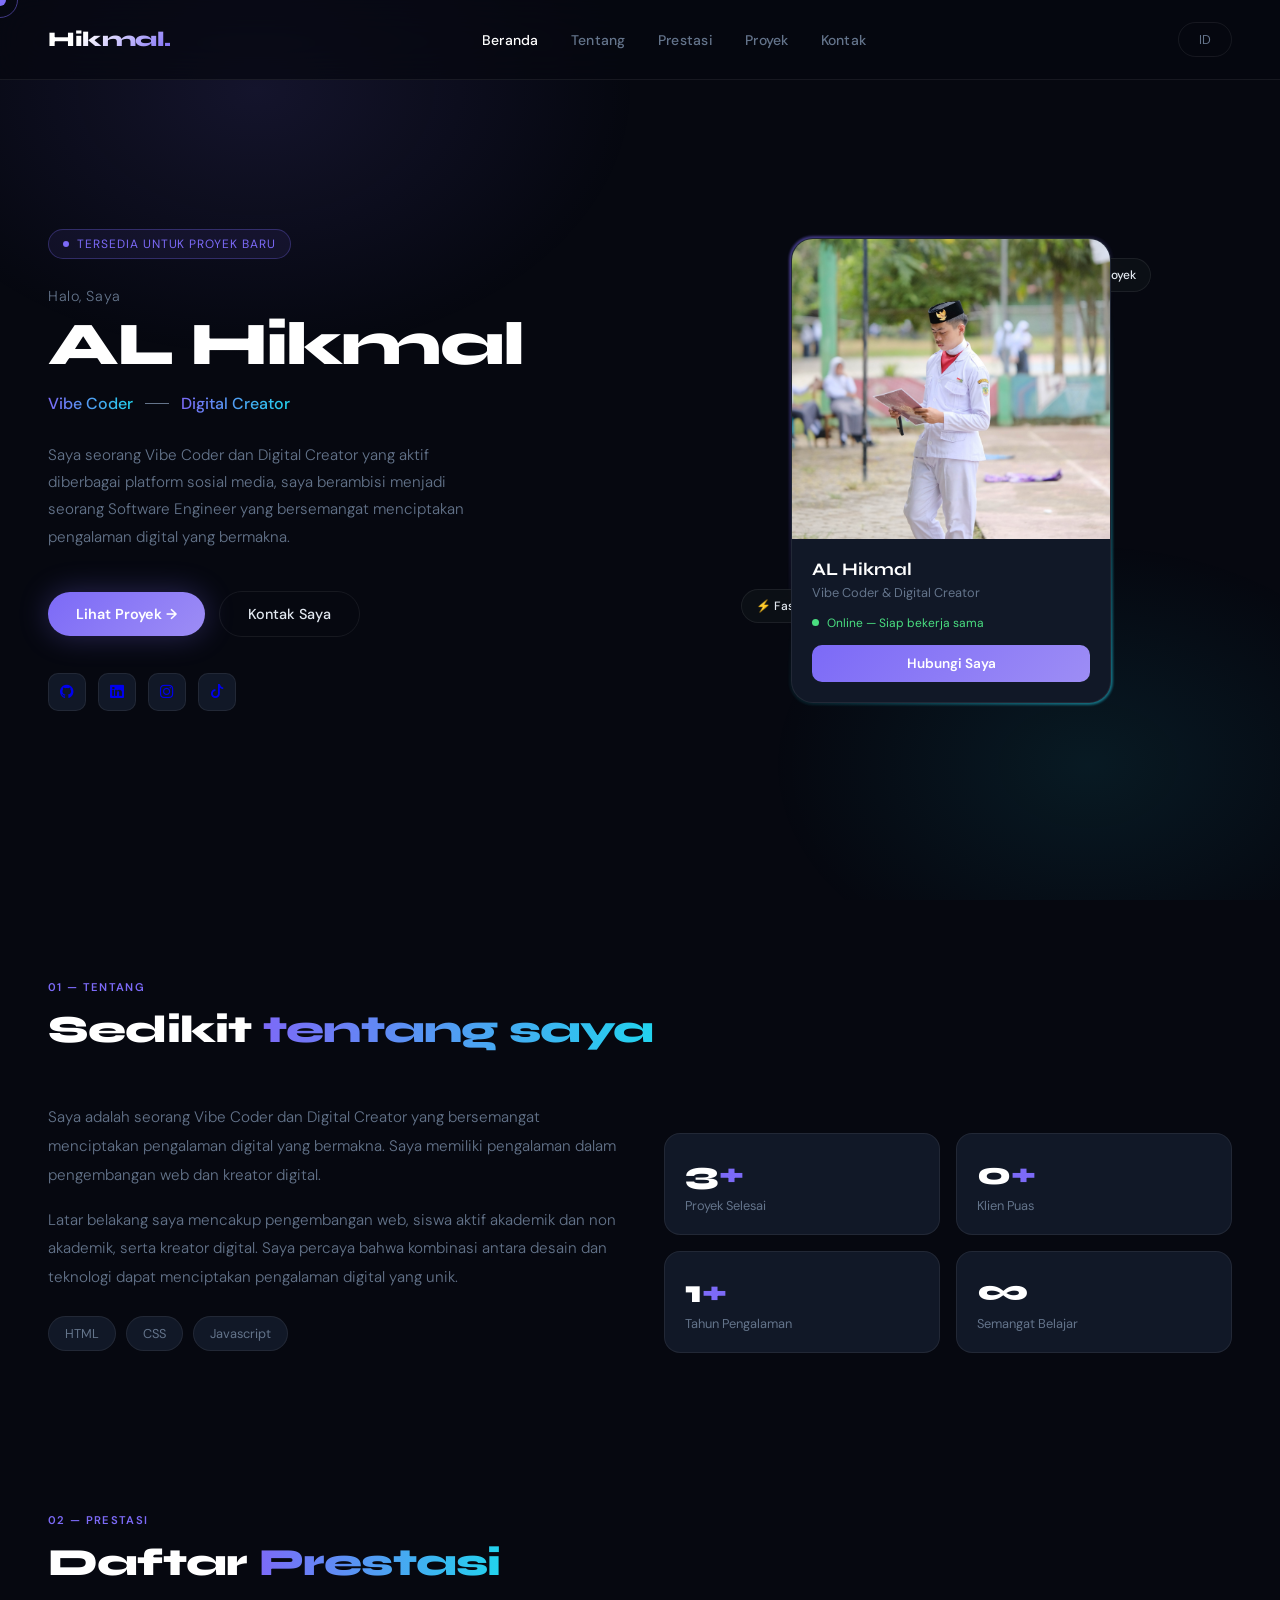
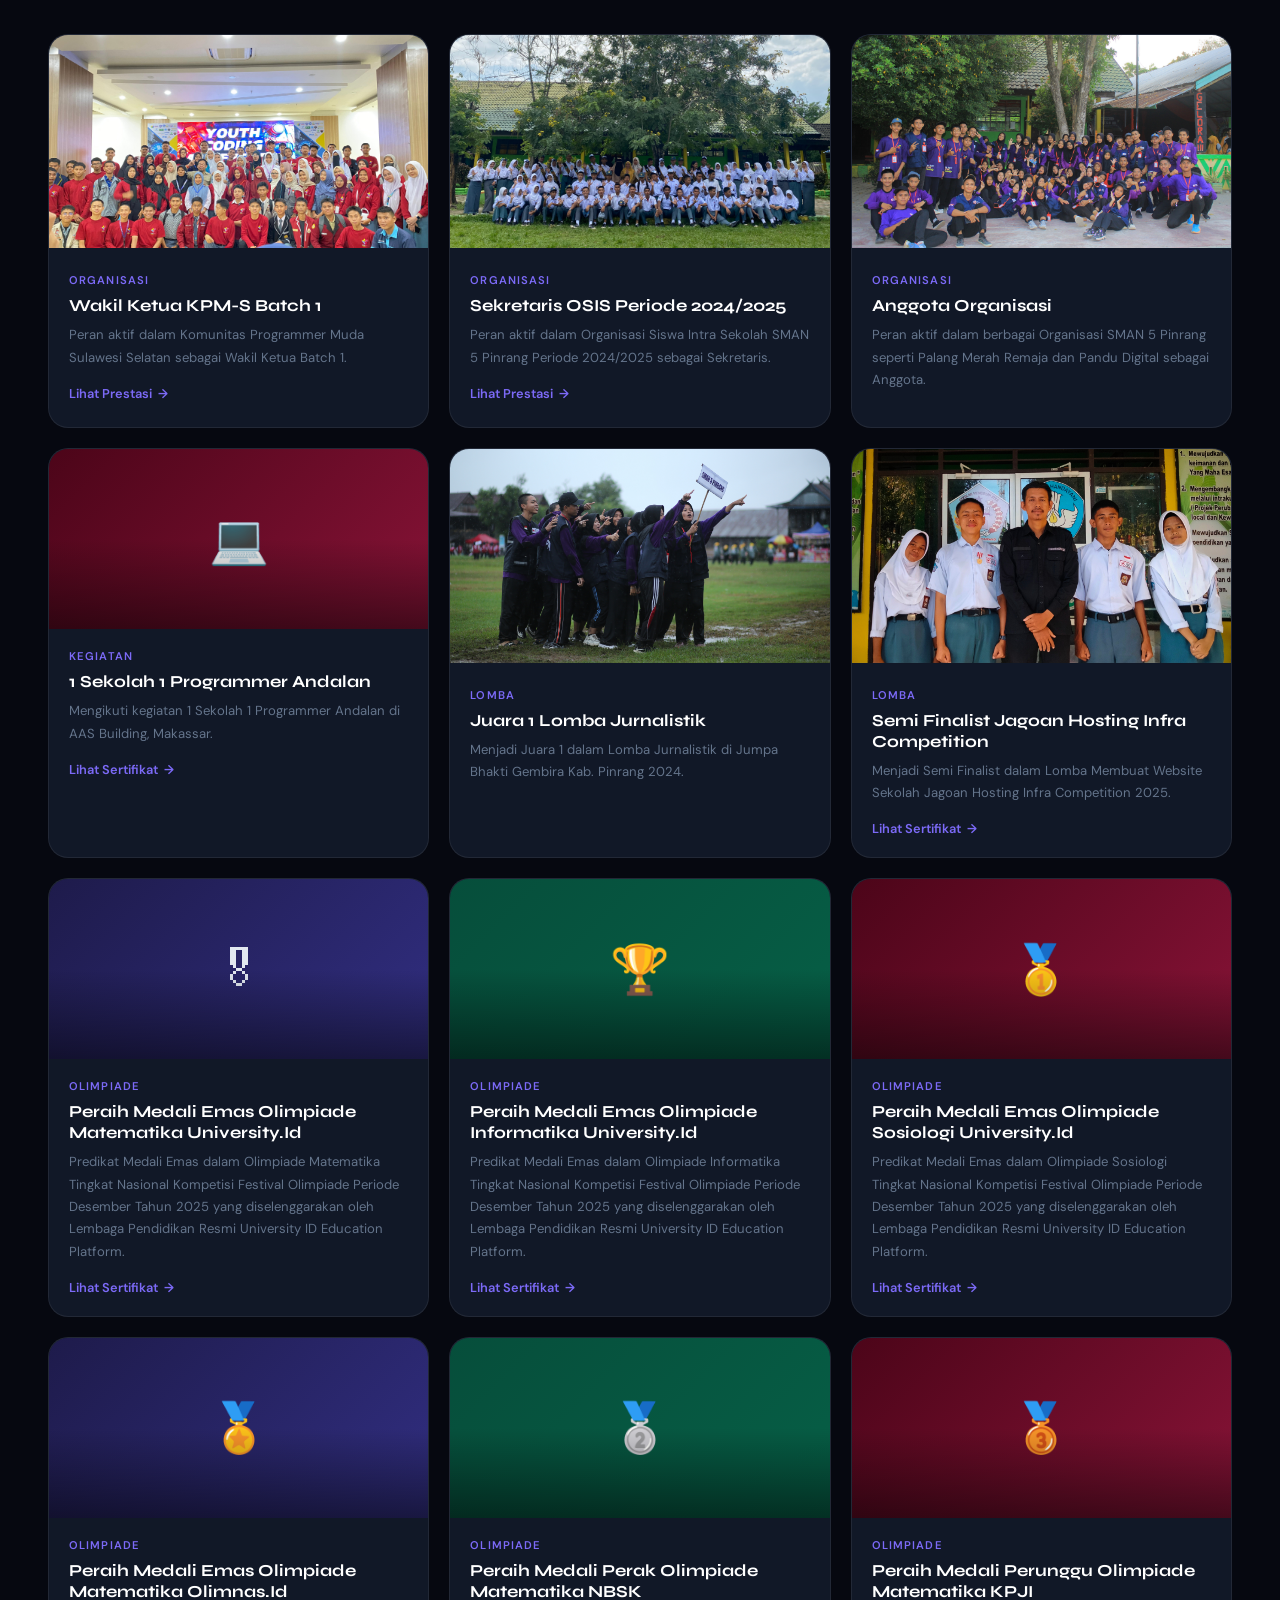
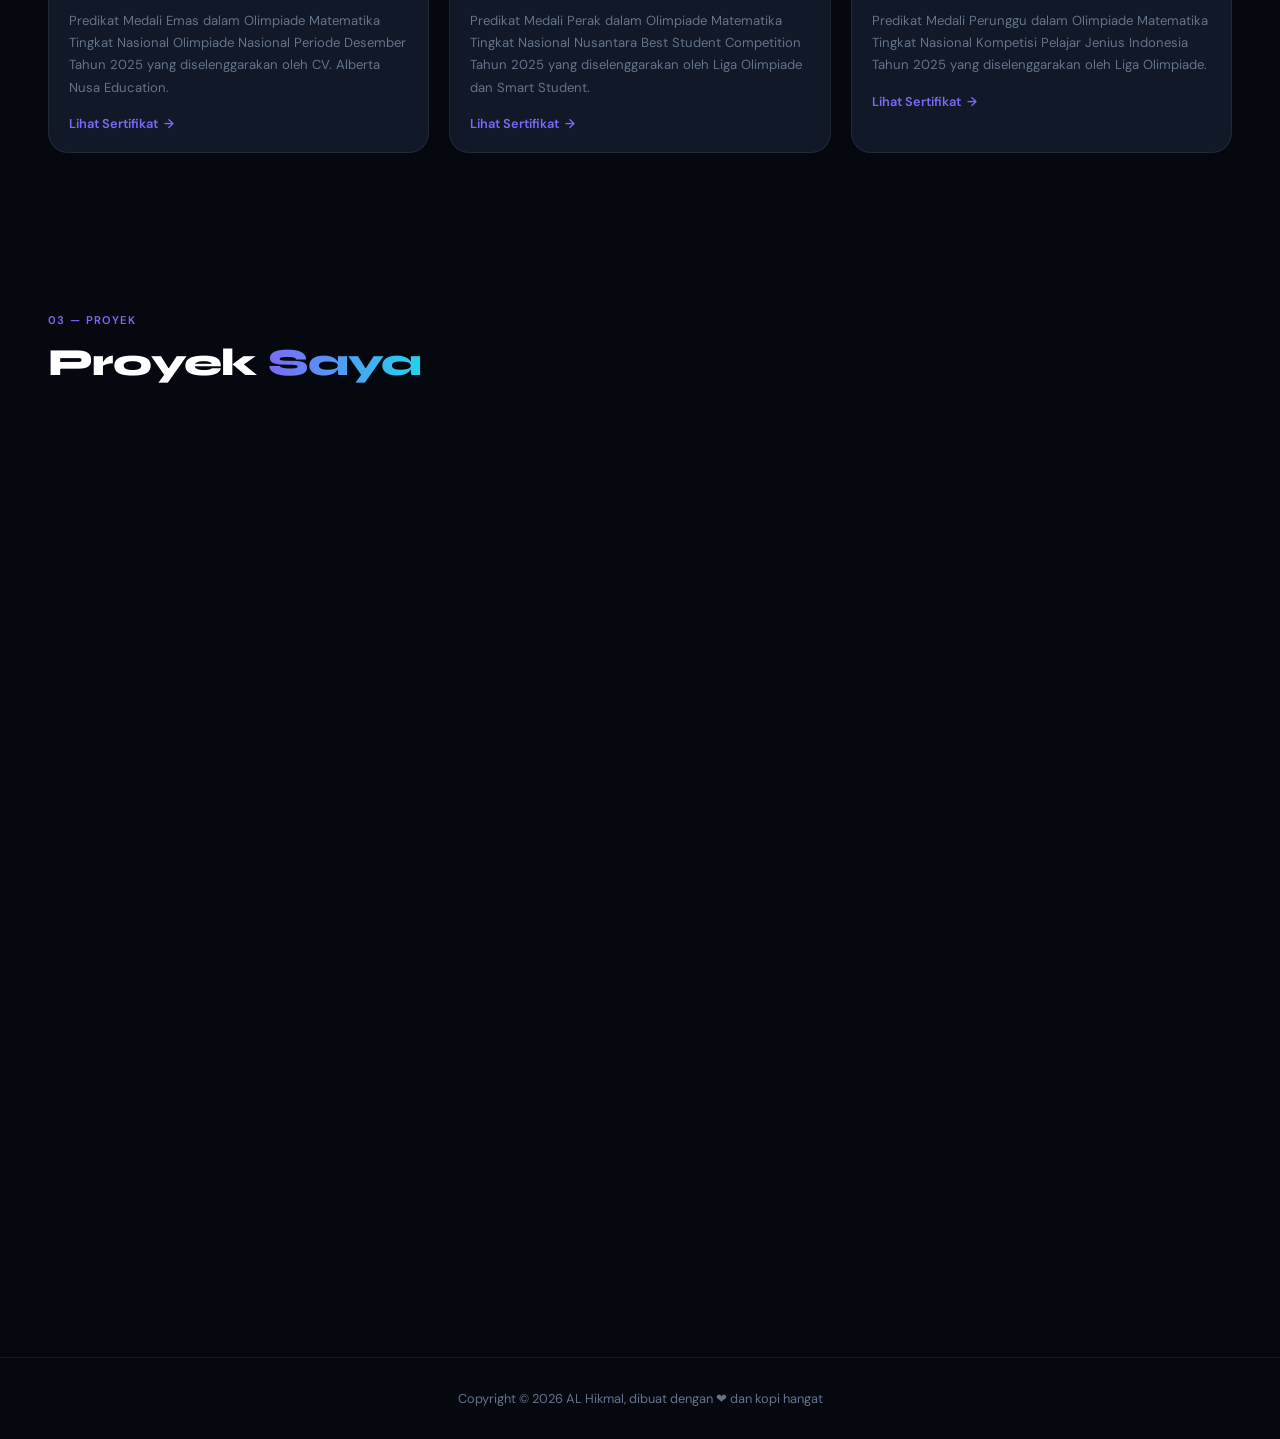
<file: index.html>
<!DOCTYPE html>
<html lang="id">
<head>
<meta charset="UTF-8">
<meta name="viewport" content="width=device-width, initial-scale=1.0">
<title>Hikmal | Vibe Coder</title>
<link rel="stylesheet" href="style.css">
<link href="https://fonts.googleapis.com/css2?family=Syne:wght@400;600;700;800&family=DM+Sans:ital,wght@0,300;0,400;0,500;1,300&display=swap" rel="stylesheet">
<link href="https://cdn.jsdelivr.net/npm/bootstrap-icons@1.8.1/font/bootstrap-icons.css" rel="stylesheet" />

</head>
<body>

<div class="cursor" id="cursor"></div>
<div class="cursor-ring" id="cursorRing"></div>
<div class="ambient"></div>

<!-- NAV -->
<nav>
  <div class="logo">Hikmal.</div>
  <ul class="nav-links">
    <li><a href="#beranda">Beranda</a></li>
    <li><a href="#tentang">Tentang</a></li>
    <li><a href="#prestasi">Prestasi</a></li>
    <li><a href="#proyek">Proyek</a></li>
    <li><a href="#kontak">Kontak</a></li>
  </ul>
  <div class="nav-actions">
    <button class="btn-outline">ID</button>
  </div>
</nav>

<!-- HERO -->
<section class="hero" id="beranda">
  <div class="hero-left">
    <div class="tag"><span class="tag-dot"></span> Tersedia untuk proyek baru</div>
    <p class="greeting">Halo, Saya</p>
    <h1>AL Hikmal</h1>
    <div class="role-line">
      <span class="role">Vibe Coder</span>
      <span class="role-sep"></span>
      <span class="role">Digital Creator</span>
    </div>
    <p class="bio">Saya seorang Vibe Coder dan Digital Creator yang aktif diberbagai platform sosial media, saya berambisi menjadi seorang Software Engineer yang bersemangat menciptakan pengalaman digital yang bermakna.</p>
    <div class="hero-actions">
      <a href="#proyek" class="btn-primary">Lihat Proyek →</a>
      <a href="#kontak" class="btn-ghost">Kontak Saya</a>
    </div>
    <div class="socials">
      <div class="social-icon" title="GitHub">
        <a href="http://github.com/al-hikmal" target="_blank"><i class="bi bi-github"></i></a></div>
      <div class="social-icon" title="LinkedIn">
        <a href="http://linkedin.com/in/al-hikmal" target="_blank"><i class="bi bi-linkedin"></i></a>
      </div>
      <div class="social-icon" title="Instagram">
        <a href="http://instagram.com/al_hikml" target="_blank"><i class="bi bi-instagram"></i></a>
      </div>
      <div class="social-icon" title="TikTok">
        <a href="http://tiktok.com/@al_hikmal" target="_blank"><i class="bi bi-tiktok"></i></a>
      </div>
    </div>
  </div>

  <div class="hero-right">
    <div class="profile-card">
      <div class="card-glow"></div>
      <div class="card-inner">
        <div class="card-photo">
          <img src="assets/foto-gueh.jpg" alt="Foto" style="width: 100%; height: 100; object-fit: cover;">
        </div>
        <div class="card-body">
          <div class="card-name">AL Hikmal</div>
          <div class="card-title">Vibe Coder & Digital Creator</div>
          <div class="card-status"><span class="status-dot"></span> Online — Siap bekerja sama</div>
          <a href="https://linktr.ee/al_hikmal" target="_blank">
          <button class="card-btn">Hubungi Saya</button>
          </a>
        </div>
      </div>
      <div class="float-tag float-tag-1">🎨 10+ Proyek</div>
      <div class="float-tag float-tag-2">⚡ Fast Delivery</div>
    </div>
  </div>
</section>

<!-- TENTANG -->
<section id="tentang">
  <div class="section-label">01 — Tentang</div>
  <div class="section-title">Sedikit <span>tentang saya</span></div>
  <div class="about-grid reveal">
    <div class="about-text">
      <p>Saya adalah seorang Vibe Coder dan Digital Creator yang bersemangat menciptakan pengalaman digital yang bermakna. Saya memiliki pengalaman dalam pengembangan web dan kreator digital.</p>
      <p>Latar belakang saya mencakup pengembangan web, siswa aktif akademik dan non akademik, serta kreator digital. Saya percaya bahwa kombinasi antara desain dan teknologi dapat menciptakan pengalaman digital yang unik.</p>
      <div class="skills-list">
        <span class="skill-chip">HTML</span>
        <span class="skill-chip">CSS</span>
        <span class="skill-chip">Javascript</span>
      </div>
    </div>
    <div class="stats-grid">
      <div class="stat-card">
        <div class="stat-num">3<span>+</span></div>
        <div class="stat-label">Proyek Selesai</div>
      </div>
      <div class="stat-card">
        <div class="stat-num">0<span>+</span></div>
        <div class="stat-label">Klien Puas</div>
      </div>
      <div class="stat-card">
        <div class="stat-num">1<span>+</span></div>
        <div class="stat-label">Tahun Pengalaman</div>
      </div>
      <div class="stat-card">
        <div class="stat-num">∞</div>
        <div class="stat-label">Semangat Belajar</div>
      </div>
    </div>
  </div>
</section>

<!-- PRESTASI -->
<section id="prestasi">
  <div class="section-label">02 — Prestasi</div>
  <div class="section-title">Daftar <span>Prestasi</span></div>
  <div class="projects-grid reveal">
    <div class="project-card">
      <img src="assets/foto-kpms.jpg" alt="foto-kpms" style="width: 100%;">
      <div class="project-info">
        <div class="project-tag">Organisasi</div>
        <div class="project-name">Wakil Ketua KPM-S Batch 1</div>
        <div class="project-desc">Peran aktif dalam Komunitas Programmer Muda Sulawesi Selatan sebagai Wakil Ketua Batch 1.</div>
        <a href="https://www.instagram.com/p/DKKIlIdT4Gd/?igsh=Zmp3Z3VnZWY4N2M1" class="project-link">Lihat Prestasi <span>→</span></a>
      </div>
    </div>
    <div class="project-card">
      <img src="assets/foto-osis.jpg" alt="foto-osis" style="width: 100%;">
      <div class="project-info">
        <div class="project-tag">Organisasi</div>
        <div class="project-name">Sekretaris OSIS Periode 2024/2025</div>
        <div class="project-desc">Peran aktif dalam Organisasi Siswa Intra Sekolah SMAN 5 Pinrang Periode 2024/2025 sebagai Sekretaris.</div>
        <a href="https://www.instagram.com/p/DKmFdUtS3lr/?igsh=MWRhd3B4YXVrYjB3NA==" class="project-link">Lihat Prestasi <span>→</span></a>
      </div>
    </div>
    <div class="project-card">
      <img src="assets/foto-pmr.jpg" alt="foto-pmr" style="width: 100%;">
      <div class="project-info">
        <div class="project-tag">Organisasi</div>
        <div class="project-name">Anggota Organisasi</div>
        <div class="project-desc">Peran aktif dalam berbagai Organisasi SMAN 5 Pinrang seperti Palang Merah Remaja dan Pandu Digital sebagai Anggota.</div>
      </div>
    </div>
    <div class="project-card">
      <div class="project-thumb p3">💻</div>
      <div class="project-info">
        <div class="project-tag">Kegiatan</div>
        <div class="project-name">1 Sekolah 1 Programmer Andalan</div>
        <div class="project-desc">Mengikuti kegiatan 1 Sekolah 1 Programmer Andalan di AAS Building, Makassar.</div>
        <a href="https://drive.google.com/file/d/1qP9JjJjTUNBXFXMg5mICB6vMCliOFSv8/view?usp=sharing" class="project-link">Lihat Sertifikat <span>→</span></a>
      </div>
    </div>
    <div class="project-card">
      <img src="assets/foto-pmr-jurnalistik.JPG" alt="foto-pmr-jurnalistik" style="width: 100%;">
      <div class="project-info">
        <div class="project-tag">Lomba</div>
        <div class="project-name">Juara 1 Lomba Jurnalistik</div>
        <div class="project-desc">Menjadi Juara 1 dalam Lomba Jurnalistik di Jumpa Bhakti Gembira Kab. Pinrang 2024.</div>
      </div>
    </div>
    <div class="project-card">
      <img src="assets/foto-jhic.jpg" alt="foto-jhic" style="width: 100%;">
      <div class="project-info">
        <div class="project-tag">Lomba</div>
        <div class="project-name">Semi Finalist Jagoan Hosting Infra Competition</div>
        <div class="project-desc">Menjadi Semi Finalist dalam Lomba Membuat Website Sekolah Jagoan Hosting Infra Competition 2025.</div>
        <a href="https://drive.google.com/file/d/1VeLLi95-VUJPFfsaT3T-R0A3FlIMa30P/view?usp=sharing" class="project-link">Lihat Sertifikat <span>→</span></a>
      </div>
    </div>
    <div class="project-card">
      <div class="project-thumb p1">🎖</div>
      <div class="project-info">
        <div class="project-tag">Olimpiade</div>
        <div class="project-name">Peraih Medali Emas Olimpiade Matematika University.Id</div>
        <div class="project-desc">Predikat Medali Emas dalam Olimpiade Matematika Tingkat Nasional Kompetisi Festival Olimpiade Periode Desember Tahun 2025 yang diselenggarakan oleh Lembaga Pendidikan Resmi University ID Education Platform.</div>
        <a href="https://drive.google.com/file/d/1Uq1sIuWx6zx3nG0RT95wzyu8LOHr8_3b/view?usp=sharing" class="project-link">Lihat Sertifikat <span>→</span></a>
      </div>
    </div>
    <div class="project-card">
      <div class="project-thumb p2">🏆</div>
      <div class="project-info">
        <div class="project-tag">Olimpiade</div>
        <div class="project-name">Peraih Medali Emas Olimpiade Informatika University.Id</div>
        <div class="project-desc">Predikat Medali Emas dalam Olimpiade Informatika Tingkat Nasional Kompetisi Festival Olimpiade Periode Desember Tahun 2025 yang diselenggarakan oleh Lembaga Pendidikan Resmi University ID Education Platform.</div>
        <a href="https://drive.google.com/file/d/1ZLe3NrpRhRzs59KJKx-qsFuG2zKBmpNj/view?usp=sharing" class="project-link">Lihat Sertifikat <span>→</span></a>
      </div>
    </div>
    <div class="project-card">
      <div class="project-thumb p3">🥇</div>
      <div class="project-info">
        <div class="project-tag">Olimpiade</div>
        <div class="project-name">Peraih Medali Emas Olimpiade Sosiologi University.Id</div>
        <div class="project-desc">Predikat Medali Emas dalam Olimpiade Sosiologi Tingkat Nasional Kompetisi Festival Olimpiade Periode Desember Tahun 2025 yang diselenggarakan oleh Lembaga Pendidikan Resmi University ID Education Platform.</div>
        <a href="https://drive.google.com/file/d/1_KYvoMHbD_V3cXb-87qanypFxXIbGVIE/view?usp=sharing" class="project-link">Lihat Sertifikat <span>→</span></a>
      </div>
    </div>
    <div class="project-card">
      <div class="project-thumb p1">🏅</div>
      <div class="project-info">
        <div class="project-tag">Olimpiade</div>
        <div class="project-name">Peraih Medali Emas Olimpiade Matematika Olimnas.Id</div>
        <div class="project-desc">Predikat Medali Emas dalam Olimpiade Matematika Tingkat Nasional Olimpiade Nasional Periode Desember Tahun 2025 yang diselenggarakan oleh CV. Alberta Nusa Education.</div>
        <a href="https://drive.google.com/file/d/1IU86PbDyP1raluZy7JPZ-FdsspcXyeX2/view?usp=sharing" class="project-link">Lihat Sertifikat <span>→</span></a>
      </div>
    </div>
    <div class="project-card">
      <div class="project-thumb p2">🥈</div>
      <div class="project-info">
        <div class="project-tag">Olimpiade</div>
        <div class="project-name">Peraih Medali Perak Olimpiade Matematika NBSK</div>
        <div class="project-desc">Predikat Medali Perak dalam Olimpiade Matematika Tingkat Nasional Nusantara Best Student Competition Tahun 2025 yang diselenggarakan oleh Liga Olimpiade dan Smart Student.</div>
        <a href="https://drive.google.com/file/d/1II7OwxVs1ufe6LFbFvNc7UJaSmMx3AY1/view?usp=sharing" class="project-link">Lihat Sertifikat <span>→</span></a>
      </div>
    </div>
    <div class="project-card">
      <div class="project-thumb p3">🥉</div>
      <div class="project-info">
        <div class="project-tag">Olimpiade</div>
        <div class="project-name">Peraih Medali Perunggu Olimpiade Matematika KPJI</div>
        <div class="project-desc">Predikat Medali Perunggu dalam Olimpiade Matematika Tingkat Nasional Kompetisi Pelajar Jenius Indonesia Tahun 2025 yang diselenggarakan oleh Liga Olimpiade.</div>
        <a href="https://drive.google.com/file/d/16T2_5x2RSc4bHeLwCURkspwh_K-dSEhy/view?usp=sharing" class="project-link">Lihat Sertifikat <span>→</span></a>
      </div>
    </div>
  </div>
</section>

<!-- PROYEK -->
<section id="proyek">
  <div class="section-label">03 — Proyek</div>
  <div class="section-title">Proyek <span>Saya</span></div>
  <div class="projects-grid reveal">
    <div class="project-card">
      <div class="project-thumb p3">❤️</div>
      <div class="project-info">
        <div class="project-tag">Branding</div>
        <div class="project-name">Hikmal Website 1.0</div>
        <div class="project-desc">Website personal branding yang dibuat menggunakan HTML, CSS, dan Javascript untuk menampilkan informasi tentang saya.</div>
        <a href="project/project1/index.html" class="project-link">Lihat Proyek <span>→</span></a>
      </div>
    </div>
    <div class="project-card">
      <div class="project-thumb p2">🏫</div>
      <div class="project-info">
        <div class="project-tag">Sekolah</div>
        <div class="project-name">Website SMAN 5 Pinrang</div>
        <div class="project-desc">Website sekolah SMAN 5 Pinrang yang saya buat untuk lomba Infra Competition Jagoan Hosting 2025.</div>
        <a href="https://sman5pinrang.web.id" target="_blank" class="project-link">Lihat Proyek <span>→</span></a>
      </div>
    </div>
  </div>
</section>

<!-- KONTAK -->
<section id="kontak">
  <div class="contact-wrap reveal">
    <div class="section-label" style="text-align:center">04 — Kontak</div>
    <div class="section-title">Mari <span>bekerja sama</span></div>
    <p>Punya ide proyek yang menarik? Saya selalu terbuka untuk diskusi dan kolaborasi baru. Hubungi saya!</p>
    <div class="contact-card">
      <a href="https://linktr.ee/al_hikmal" target="_blank">
      <button class="btn-send">Hubungi Saya <span>→</span></button>
      </a>
    </div>
  </div>
</section>

<footer>
  <p>Copyright &copy; 2026 AL Hikmal, dibuat dengan ❤ dan kopi hangat</p>
</footer>

<script>
  // Custom cursor
  const cursor = document.getElementById('cursor');
  const ring = document.getElementById('cursorRing');
  let mx = 0, my = 0;

  document.addEventListener('mousemove', e => {
    mx = e.clientX; my = e.clientY;
    cursor.style.left = mx + 'px';
    cursor.style.top = my + 'px';
    ring.style.left = mx + 'px';
    ring.style.top = my + 'px';
  });

  document.querySelectorAll('a, button, .social-icon, .project-card, .stat-card').forEach(el => {
    el.addEventListener('mouseenter', () => {
      cursor.style.width = '20px'; cursor.style.height = '20px';
      ring.style.width = '50px'; ring.style.height = '50px';
    });
    el.addEventListener('mouseleave', () => {
      cursor.style.width = '12px'; cursor.style.height = '12px';
      ring.style.width = '36px'; ring.style.height = '36px';
    });
  });

  // Scroll reveal
  const reveals = document.querySelectorAll('.reveal');
  const observer = new IntersectionObserver(entries => {
    entries.forEach(e => {
      if (e.isIntersecting) { e.target.classList.add('visible'); }
    });
  }, { threshold: 0.15 });
  reveals.forEach(r => observer.observe(r));

  // Smooth active nav
  const sections = document.querySelectorAll('section[id]');
  const navLinks = document.querySelectorAll('.nav-links a');
  window.addEventListener('scroll', () => {
    let current = '';
    sections.forEach(s => {
      if (window.scrollY >= s.offsetTop - 100) current = s.getAttribute('id');
    });
    navLinks.forEach(a => {
      a.style.color = a.getAttribute('href') === '#' + current ? '#fff' : '';
    });
  });
</script>
</body>
</html>
</file>
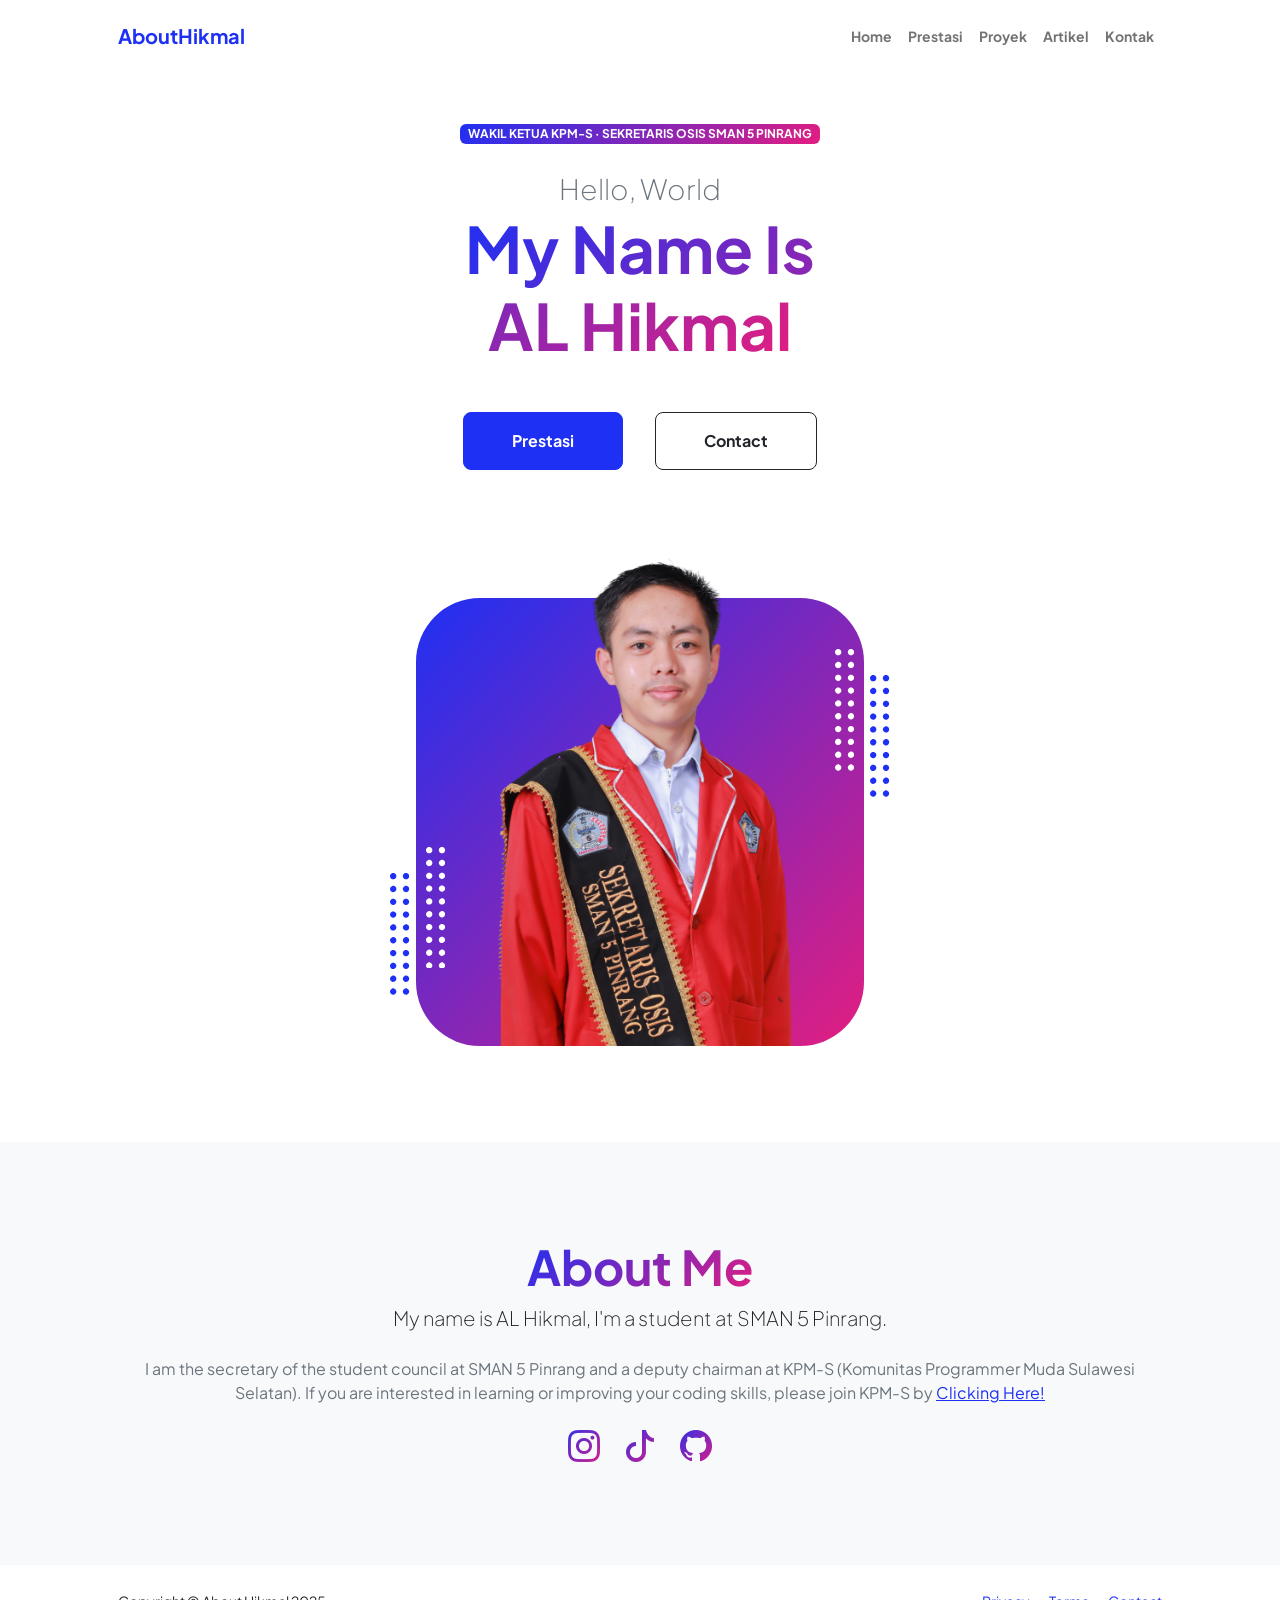
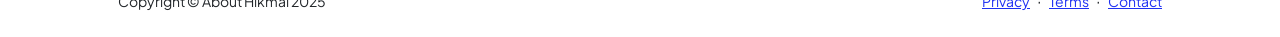
<file: project/project1/index.html>
<!DOCTYPE html>
<html lang="en">
    <head>
        <meta charset="utf-8" />
        <meta name="viewport" content="width=device-width, initial-scale=1, shrink-to-fit=no" />
        <meta name="description" content="" />
        <meta name="author" content="" />
        <title>AboutHikmal - About Me</title>
        <!-- Favicon-->
        <link rel="icon" type="image/x-icon" href="assets/favicon.ico" />
        <!-- Custom Google font-->
        <link rel="preconnect" href="https://fonts.googleapis.com" />
        <link rel="preconnect" href="https://fonts.gstatic.com" crossorigin />
        <link href="https://fonts.googleapis.com/css2?family=Plus+Jakarta+Sans:wght@100;200;300;400;500;600;700;800;900&amp;display=swap" rel="stylesheet" />
        <!-- Bootstrap icons-->
        <link href="https://cdn.jsdelivr.net/npm/bootstrap-icons@1.8.1/font/bootstrap-icons.css" rel="stylesheet" />
        <!-- Core theme CSS (includes Bootstrap)-->
        <link href="css/styles.css" rel="stylesheet" />
    </head>
    <body class="d-flex flex-column h-100">
        <main class="flex-shrink-0">
            <!-- Navigation-->
            <nav class="navbar navbar-expand-lg navbar-light bg-white py-3">
                <div class="container px-5">
                    <a class="navbar-brand" href="index.html"><span class="fw-bolder text-primary">AboutHikmal</span></a>
                    <button class="navbar-toggler" type="button" data-bs-toggle="collapse" data-bs-target="#navbarSupportedContent" aria-controls="navbarSupportedContent" aria-expanded="false" aria-label="Toggle navigation"><span class="navbar-toggler-icon"></span></button>
                    <div class="collapse navbar-collapse" id="navbarSupportedContent">
                        <ul class="navbar-nav ms-auto mb-2 mb-lg-0 small fw-bolder">
                            <li class="nav-item"><a class="nav-link" href="index.html">Home</a></li>
                            <li class="nav-item"><a class="nav-link" href="resume.html">Prestasi</a></li>
                            <li class="nav-item"><a class="nav-link" href="projects.html">Proyek</a></li>
                            <li class="nav-item"><a class="nav-link" href="artikel.html">Artikel</a></li>
                            <li class="nav-item"><a class="nav-link" href="https://linktr.ee/al_hikmal">Kontak</a></li>
                            
                        </ul>
                    </div>
                </div>
            </nav>
            <!-- Header-->
            <header class="py-5">
                <div class="container px-5 pb-5">
                    <div class="row gx-5 align-items-center">
                        <div class="col-xxl-5">
                            <!-- Header text content-->
                            <div class="text-center text-xxl-start">
                                <div class="badge bg-gradient-primary-to-secondary text-white mb-4"><div class="text-uppercase">Wakil Ketua KPM-S &middot; Sekretaris Osis SMAN 5 Pinrang</div></div>
                                <div class="fs-3 fw-light text-muted">Hello, World</div>
                                <h1 class="display-3 fw-bolder mb-5"><span class="text-gradient d-inline">My Name Is<br>AL Hikmal</span></h1>
                                <div class="d-grid gap-3 d-sm-flex justify-content-sm-center justify-content-xxl-start mb-3">
                                    <a class="btn btn-primary btn-lg px-5 py-3 me-sm-3 fs-6 fw-bolder" href="resume.html">Prestasi</a>
                                    <a class="btn btn-outline-dark btn-lg px-5 py-3 fs-6 fw-bolder" href="https://linktr.ee/al_hikmal">Contact</a>
                                </div>
                            </div>
                        </div>
                        <div class="col-xxl-7">
                            <!-- Header profile picture-->
                            <div class="d-flex justify-content-center mt-5 mt-xxl-0">
                                <div class="profile bg-gradient-primary-to-secondary">
                                    <!-- TIP: For best results, use a photo with a transparent background like the demo example below-->
                                    <!-- Watch a tutorial on how to do this on YouTube (link)-->
                                    <img class="profile-img" src="assets/profile2.png" alt="..." />
                                    <div class="dots-1">
                                        <!-- SVG Dots-->
                                        <svg version="1.1" xmlns="http://www.w3.org/2000/svg" xmlns:xlink="http://www.w3.org/1999/xlink" x="0px" y="0px" viewBox="0 0 191.6 1215.4" style="enable-background: new 0 0 191.6 1215.4" xml:space="preserve">
                                            <g transform="translate(0.000000,1280.000000) scale(0.100000,-0.100000)">
                                                <path d="M227.7,12788.6c-105-35-200-141-222-248c-43-206,163-412,369-369c155,32,275,190,260,339c-11,105-90,213-190,262        C383.7,12801.6,289.7,12808.6,227.7,12788.6z"></path>
                                                <path d="M1507.7,12788.6c-151-50-253-216-222-362c25-119,136-230,254-255c194-41,395,142,375,339c-11,105-90,213-190,262        C1663.7,12801.6,1569.7,12808.6,1507.7,12788.6z"></path>
                                                <path d="M227.7,11508.6c-105-35-200-141-222-248c-43-206,163-412,369-369c155,32,275,190,260,339c-11,105-90,213-190,262        C383.7,11521.6,289.7,11528.6,227.7,11508.6z"></path>
                                                <path d="M1507.7,11508.6c-151-50-253-216-222-362c25-119,136-230,254-255c194-41,395,142,375,339c-11,105-90,213-190,262        C1663.7,11521.6,1569.7,11528.6,1507.7,11508.6z"></path>
                                                <path d="M227.7,10228.6c-105-35-200-141-222-248c-43-206,163-412,369-369c155,32,275,190,260,339c-11,105-90,213-190,262        C383.7,10241.6,289.7,10248.6,227.7,10228.6z"></path>
                                                <path d="M1507.7,10228.6c-105-35-200-141-222-248c-43-206,163-412,369-369c155,32,275,190,260,339c-11,105-90,213-190,262        C1663.7,10241.6,1569.7,10248.6,1507.7,10228.6z"></path>
                                                <path d="M227.7,8948.6c-105-35-200-141-222-248c-43-206,163-412,369-369c155,32,275,190,260,339c-11,105-90,213-190,262        C383.7,8961.6,289.7,8968.6,227.7,8948.6z"></path>
                                                <path d="M1507.7,8948.6c-105-35-200-141-222-248c-43-206,163-412,369-369c155,32,275,190,260,339c-11,105-90,213-190,262        C1663.7,8961.6,1569.7,8968.6,1507.7,8948.6z"></path>
                                                <path d="M227.7,7668.6c-105-35-200-141-222-248c-43-206,163-412,369-369c155,32,275,190,260,339c-11,105-90,213-190,262        C383.7,7681.6,289.7,7688.6,227.7,7668.6z"></path>
                                                <path d="M1507.7,7668.6c-105-35-200-141-222-248c-43-206,163-412,369-369c155,32,275,190,260,339c-11,105-90,213-190,262        C1663.7,7681.6,1569.7,7688.6,1507.7,7668.6z"></path>
                                                <path d="M227.7,6388.6c-105-35-200-141-222-248c-43-206,163-412,369-369c155,32,275,190,260,339c-11,105-90,213-190,262        C383.7,6401.6,289.7,6408.6,227.7,6388.6z"></path>
                                                <path d="M1507.7,6388.6c-105-35-200-141-222-248c-43-206,163-412,369-369c155,32,275,190,260,339c-11,105-90,213-190,262        C1663.7,6401.6,1569.7,6408.6,1507.7,6388.6z"></path>
                                                <path d="M227.7,5108.6c-105-35-200-141-222-248c-43-206,163-412,369-369c155,32,275,190,260,339c-11,105-90,213-190,262        C383.7,5121.6,289.7,5128.6,227.7,5108.6z"></path>
                                                <path d="M1507.7,5108.6c-105-35-200-141-222-248c-43-206,163-412,369-369c155,32,275,190,260,339c-11,105-90,213-190,262        C1663.7,5121.6,1569.7,5128.6,1507.7,5108.6z"></path>
                                                <path d="M227.7,3828.6c-105-35-200-141-222-248c-43-206,163-412,369-369c155,32,275,190,260,339c-11,105-90,213-190,262        C383.7,3841.6,289.7,3848.6,227.7,3828.6z"></path>
                                                <path d="M1507.7,3828.6c-105-35-200-141-222-248c-43-206,163-412,369-369c155,32,275,190,260,339c-11,105-90,213-190,262        C1663.7,3841.6,1569.7,3848.6,1507.7,3828.6z"></path>
                                                <path d="M227.7,2548.6c-105-35-200-141-222-248c-43-206,163-412,369-369c155,32,275,190,260,339c-11,105-90,213-190,262        C383.7,2561.6,289.7,2568.6,227.7,2548.6z"></path>
                                                <path d="M1507.7,2548.6c-105-35-200-141-222-248c-43-206,163-412,369-369c155,32,275,190,260,339c-11,105-90,213-190,262        C1663.7,2561.6,1569.7,2568.6,1507.7,2548.6z"></path>
                                                <path d="M227.7,1268.6c-105-35-200-141-222-248c-43-206,163-412,369-369c155,32,275,190,260,339c-11,105-90,213-190,262        C383.7,1281.6,289.7,1288.6,227.7,1268.6z"></path>
                                                <path d="M1507.7,1268.6c-105-35-200-141-222-248c-43-206,163-412,369-369c155,32,275,190,260,339c-11,105-90,213-190,262        C1663.7,1281.6,1569.7,1288.6,1507.7,1268.6z"></path>
                                            </g>
                                        </svg>
                                        <!-- END of SVG dots-->
                                    </div>
                                    <div class="dots-2">
                                        <!-- SVG Dots-->
                                        <svg version="1.1" xmlns="http://www.w3.org/2000/svg" xmlns:xlink="http://www.w3.org/1999/xlink" x="0px" y="0px" viewBox="0 0 191.6 1215.4" style="enable-background: new 0 0 191.6 1215.4" xml:space="preserve">
                                            <g transform="translate(0.000000,1280.000000) scale(0.100000,-0.100000)">
                                                <path d="M227.7,12788.6c-105-35-200-141-222-248c-43-206,163-412,369-369c155,32,275,190,260,339c-11,105-90,213-190,262        C383.7,12801.6,289.7,12808.6,227.7,12788.6z"></path>
                                                <path d="M1507.7,12788.6c-151-50-253-216-222-362c25-119,136-230,254-255c194-41,395,142,375,339c-11,105-90,213-190,262        C1663.7,12801.6,1569.7,12808.6,1507.7,12788.6z"></path>
                                                <path d="M227.7,11508.6c-105-35-200-141-222-248c-43-206,163-412,369-369c155,32,275,190,260,339c-11,105-90,213-190,262        C383.7,11521.6,289.7,11528.6,227.7,11508.6z"></path>
                                                <path d="M1507.7,11508.6c-151-50-253-216-222-362c25-119,136-230,254-255c194-41,395,142,375,339c-11,105-90,213-190,262        C1663.7,11521.6,1569.7,11528.6,1507.7,11508.6z"></path>
                                                <path d="M227.7,10228.6c-105-35-200-141-222-248c-43-206,163-412,369-369c155,32,275,190,260,339c-11,105-90,213-190,262        C383.7,10241.6,289.7,10248.6,227.7,10228.6z"></path>
                                                <path d="M1507.7,10228.6c-105-35-200-141-222-248c-43-206,163-412,369-369c155,32,275,190,260,339c-11,105-90,213-190,262        C1663.7,10241.6,1569.7,10248.6,1507.7,10228.6z"></path>
                                                <path d="M227.7,8948.6c-105-35-200-141-222-248c-43-206,163-412,369-369c155,32,275,190,260,339c-11,105-90,213-190,262        C383.7,8961.6,289.7,8968.6,227.7,8948.6z"></path>
                                                <path d="M1507.7,8948.6c-105-35-200-141-222-248c-43-206,163-412,369-369c155,32,275,190,260,339c-11,105-90,213-190,262        C1663.7,8961.6,1569.7,8968.6,1507.7,8948.6z"></path>
                                                <path d="M227.7,7668.6c-105-35-200-141-222-248c-43-206,163-412,369-369c155,32,275,190,260,339c-11,105-90,213-190,262        C383.7,7681.6,289.7,7688.6,227.7,7668.6z"></path>
                                                <path d="M1507.7,7668.6c-105-35-200-141-222-248c-43-206,163-412,369-369c155,32,275,190,260,339c-11,105-90,213-190,262        C1663.7,7681.6,1569.7,7688.6,1507.7,7668.6z"></path>
                                                <path d="M227.7,6388.6c-105-35-200-141-222-248c-43-206,163-412,369-369c155,32,275,190,260,339c-11,105-90,213-190,262        C383.7,6401.6,289.7,6408.6,227.7,6388.6z"></path>
                                                <path d="M1507.7,6388.6c-105-35-200-141-222-248c-43-206,163-412,369-369c155,32,275,190,260,339c-11,105-90,213-190,262        C1663.7,6401.6,1569.7,6408.6,1507.7,6388.6z"></path>
                                                <path d="M227.7,5108.6c-105-35-200-141-222-248c-43-206,163-412,369-369c155,32,275,190,260,339c-11,105-90,213-190,262        C383.7,5121.6,289.7,5128.6,227.7,5108.6z"></path>
                                                <path d="M1507.7,5108.6c-105-35-200-141-222-248c-43-206,163-412,369-369c155,32,275,190,260,339c-11,105-90,213-190,262        C1663.7,5121.6,1569.7,5128.6,1507.7,5108.6z"></path>
                                                <path d="M227.7,3828.6c-105-35-200-141-222-248c-43-206,163-412,369-369c155,32,275,190,260,339c-11,105-90,213-190,262        C383.7,3841.6,289.7,3848.6,227.7,3828.6z"></path>
                                                <path d="M1507.7,3828.6c-105-35-200-141-222-248c-43-206,163-412,369-369c155,32,275,190,260,339c-11,105-90,213-190,262        C1663.7,3841.6,1569.7,3848.6,1507.7,3828.6z"></path>
                                                <path d="M227.7,2548.6c-105-35-200-141-222-248c-43-206,163-412,369-369c155,32,275,190,260,339c-11,105-90,213-190,262        C383.7,2561.6,289.7,2568.6,227.7,2548.6z"></path>
                                                <path d="M1507.7,2548.6c-105-35-200-141-222-248c-43-206,163-412,369-369c155,32,275,190,260,339c-11,105-90,213-190,262        C1663.7,2561.6,1569.7,2568.6,1507.7,2548.6z"></path>
                                                <path d="M227.7,1268.6c-105-35-200-141-222-248c-43-206,163-412,369-369c155,32,275,190,260,339c-11,105-90,213-190,262        C383.7,1281.6,289.7,1288.6,227.7,1268.6z"></path>
                                                <path d="M1507.7,1268.6c-105-35-200-141-222-248c-43-206,163-412,369-369c155,32,275,190,260,339c-11,105-90,213-190,262        C1663.7,1281.6,1569.7,1288.6,1507.7,1268.6z"></path>
                                            </g>
                                        </svg>
                                        <!-- END of SVG dots-->
                                    </div>
                                    <div class="dots-3">
                                        <!-- SVG Dots-->
                                        <svg version="1.1" xmlns="http://www.w3.org/2000/svg" xmlns:xlink="http://www.w3.org/1999/xlink" x="0px" y="0px" viewBox="0 0 191.6 1215.4" style="enable-background: new 0 0 191.6 1215.4" xml:space="preserve">
                                            <g transform="translate(0.000000,1280.000000) scale(0.100000,-0.100000)">
                                                <path d="M227.7,12788.6c-105-35-200-141-222-248c-43-206,163-412,369-369c155,32,275,190,260,339c-11,105-90,213-190,262        C383.7,12801.6,289.7,12808.6,227.7,12788.6z"></path>
                                                <path d="M1507.7,12788.6c-151-50-253-216-222-362c25-119,136-230,254-255c194-41,395,142,375,339c-11,105-90,213-190,262        C1663.7,12801.6,1569.7,12808.6,1507.7,12788.6z"></path>
                                                <path d="M227.7,11508.6c-105-35-200-141-222-248c-43-206,163-412,369-369c155,32,275,190,260,339c-11,105-90,213-190,262        C383.7,11521.6,289.7,11528.6,227.7,11508.6z"></path>
                                                <path d="M1507.7,11508.6c-151-50-253-216-222-362c25-119,136-230,254-255c194-41,395,142,375,339c-11,105-90,213-190,262        C1663.7,11521.6,1569.7,11528.6,1507.7,11508.6z"></path>
                                                <path d="M227.7,10228.6c-105-35-200-141-222-248c-43-206,163-412,369-369c155,32,275,190,260,339c-11,105-90,213-190,262        C383.7,10241.6,289.7,10248.6,227.7,10228.6z"></path>
                                                <path d="M1507.7,10228.6c-105-35-200-141-222-248c-43-206,163-412,369-369c155,32,275,190,260,339c-11,105-90,213-190,262        C1663.7,10241.6,1569.7,10248.6,1507.7,10228.6z"></path>
                                                <path d="M227.7,8948.6c-105-35-200-141-222-248c-43-206,163-412,369-369c155,32,275,190,260,339c-11,105-90,213-190,262        C383.7,8961.6,289.7,8968.6,227.7,8948.6z"></path>
                                                <path d="M1507.7,8948.6c-105-35-200-141-222-248c-43-206,163-412,369-369c155,32,275,190,260,339c-11,105-90,213-190,262        C1663.7,8961.6,1569.7,8968.6,1507.7,8948.6z"></path>
                                                <path d="M227.7,7668.6c-105-35-200-141-222-248c-43-206,163-412,369-369c155,32,275,190,260,339c-11,105-90,213-190,262        C383.7,7681.6,289.7,7688.6,227.7,7668.6z"></path>
                                                <path d="M1507.7,7668.6c-105-35-200-141-222-248c-43-206,163-412,369-369c155,32,275,190,260,339c-11,105-90,213-190,262        C1663.7,7681.6,1569.7,7688.6,1507.7,7668.6z"></path>
                                                <path d="M227.7,6388.6c-105-35-200-141-222-248c-43-206,163-412,369-369c155,32,275,190,260,339c-11,105-90,213-190,262        C383.7,6401.6,289.7,6408.6,227.7,6388.6z"></path>
                                                <path d="M1507.7,6388.6c-105-35-200-141-222-248c-43-206,163-412,369-369c155,32,275,190,260,339c-11,105-90,213-190,262        C1663.7,6401.6,1569.7,6408.6,1507.7,6388.6z"></path>
                                                <path d="M227.7,5108.6c-105-35-200-141-222-248c-43-206,163-412,369-369c155,32,275,190,260,339c-11,105-90,213-190,262        C383.7,5121.6,289.7,5128.6,227.7,5108.6z"></path>
                                                <path d="M1507.7,5108.6c-105-35-200-141-222-248c-43-206,163-412,369-369c155,32,275,190,260,339c-11,105-90,213-190,262        C1663.7,5121.6,1569.7,5128.6,1507.7,5108.6z"></path>
                                                <path d="M227.7,3828.6c-105-35-200-141-222-248c-43-206,163-412,369-369c155,32,275,190,260,339c-11,105-90,213-190,262        C383.7,3841.6,289.7,3848.6,227.7,3828.6z"></path>
                                                <path d="M1507.7,3828.6c-105-35-200-141-222-248c-43-206,163-412,369-369c155,32,275,190,260,339c-11,105-90,213-190,262        C1663.7,3841.6,1569.7,3848.6,1507.7,3828.6z"></path>
                                                <path d="M227.7,2548.6c-105-35-200-141-222-248c-43-206,163-412,369-369c155,32,275,190,260,339c-11,105-90,213-190,262        C383.7,2561.6,289.7,2568.6,227.7,2548.6z"></path>
                                                <path d="M1507.7,2548.6c-105-35-200-141-222-248c-43-206,163-412,369-369c155,32,275,190,260,339c-11,105-90,213-190,262        C1663.7,2561.6,1569.7,2568.6,1507.7,2548.6z"></path>
                                                <path d="M227.7,1268.6c-105-35-200-141-222-248c-43-206,163-412,369-369c155,32,275,190,260,339c-11,105-90,213-190,262        C383.7,1281.6,289.7,1288.6,227.7,1268.6z"></path>
                                                <path d="M1507.7,1268.6c-105-35-200-141-222-248c-43-206,163-412,369-369c155,32,275,190,260,339c-11,105-90,213-190,262        C1663.7,1281.6,1569.7,1288.6,1507.7,1268.6z"></path>
                                            </g>
                                        </svg>
                                        <!-- END of SVG dots-->
                                    </div>
                                    <div class="dots-4">
                                        <!-- SVG Dots-->
                                        <svg version="1.1" xmlns="http://www.w3.org/2000/svg" xmlns:xlink="http://www.w3.org/1999/xlink" x="0px" y="0px" viewBox="0 0 191.6 1215.4" style="enable-background: new 0 0 191.6 1215.4" xml:space="preserve">
                                            <g transform="translate(0.000000,1280.000000) scale(0.100000,-0.100000)">
                                                <path d="M227.7,12788.6c-105-35-200-141-222-248c-43-206,163-412,369-369c155,32,275,190,260,339c-11,105-90,213-190,262        C383.7,12801.6,289.7,12808.6,227.7,12788.6z"></path>
                                                <path d="M1507.7,12788.6c-151-50-253-216-222-362c25-119,136-230,254-255c194-41,395,142,375,339c-11,105-90,213-190,262        C1663.7,12801.6,1569.7,12808.6,1507.7,12788.6z"></path>
                                                <path d="M227.7,11508.6c-105-35-200-141-222-248c-43-206,163-412,369-369c155,32,275,190,260,339c-11,105-90,213-190,262        C383.7,11521.6,289.7,11528.6,227.7,11508.6z"></path>
                                                <path d="M1507.7,11508.6c-151-50-253-216-222-362c25-119,136-230,254-255c194-41,395,142,375,339c-11,105-90,213-190,262        C1663.7,11521.6,1569.7,11528.6,1507.7,11508.6z"></path>
                                                <path d="M227.7,10228.6c-105-35-200-141-222-248c-43-206,163-412,369-369c155,32,275,190,260,339c-11,105-90,213-190,262        C383.7,10241.6,289.7,10248.6,227.7,10228.6z"></path>
                                                <path d="M1507.7,10228.6c-105-35-200-141-222-248c-43-206,163-412,369-369c155,32,275,190,260,339c-11,105-90,213-190,262        C1663.7,10241.6,1569.7,10248.6,1507.7,10228.6z"></path>
                                                <path d="M227.7,8948.6c-105-35-200-141-222-248c-43-206,163-412,369-369c155,32,275,190,260,339c-11,105-90,213-190,262        C383.7,8961.6,289.7,8968.6,227.7,8948.6z"></path>
                                                <path d="M1507.7,8948.6c-105-35-200-141-222-248c-43-206,163-412,369-369c155,32,275,190,260,339c-11,105-90,213-190,262        C1663.7,8961.6,1569.7,8968.6,1507.7,8948.6z"></path>
                                                <path d="M227.7,7668.6c-105-35-200-141-222-248c-43-206,163-412,369-369c155,32,275,190,260,339c-11,105-90,213-190,262        C383.7,7681.6,289.7,7688.6,227.7,7668.6z"></path>
                                                <path d="M1507.7,7668.6c-105-35-200-141-222-248c-43-206,163-412,369-369c155,32,275,190,260,339c-11,105-90,213-190,262        C1663.7,7681.6,1569.7,7688.6,1507.7,7668.6z"></path>
                                                <path d="M227.7,6388.6c-105-35-200-141-222-248c-43-206,163-412,369-369c155,32,275,190,260,339c-11,105-90,213-190,262        C383.7,6401.6,289.7,6408.6,227.7,6388.6z"></path>
                                                <path d="M1507.7,6388.6c-105-35-200-141-222-248c-43-206,163-412,369-369c155,32,275,190,260,339c-11,105-90,213-190,262        C1663.7,6401.6,1569.7,6408.6,1507.7,6388.6z"></path>
                                                <path d="M227.7,5108.6c-105-35-200-141-222-248c-43-206,163-412,369-369c155,32,275,190,260,339c-11,105-90,213-190,262        C383.7,5121.6,289.7,5128.6,227.7,5108.6z"></path>
                                                <path d="M1507.7,5108.6c-105-35-200-141-222-248c-43-206,163-412,369-369c155,32,275,190,260,339c-11,105-90,213-190,262        C1663.7,5121.6,1569.7,5128.6,1507.7,5108.6z"></path>
                                                <path d="M227.7,3828.6c-105-35-200-141-222-248c-43-206,163-412,369-369c155,32,275,190,260,339c-11,105-90,213-190,262        C383.7,3841.6,289.7,3848.6,227.7,3828.6z"></path>
                                                <path d="M1507.7,3828.6c-105-35-200-141-222-248c-43-206,163-412,369-369c155,32,275,190,260,339c-11,105-90,213-190,262        C1663.7,3841.6,1569.7,3848.6,1507.7,3828.6z"></path>
                                                <path d="M227.7,2548.6c-105-35-200-141-222-248c-43-206,163-412,369-369c155,32,275,190,260,339c-11,105-90,213-190,262        C383.7,2561.6,289.7,2568.6,227.7,2548.6z"></path>
                                                <path d="M1507.7,2548.6c-105-35-200-141-222-248c-43-206,163-412,369-369c155,32,275,190,260,339c-11,105-90,213-190,262        C1663.7,2561.6,1569.7,2568.6,1507.7,2548.6z"></path>
                                                <path d="M227.7,1268.6c-105-35-200-141-222-248c-43-206,163-412,369-369c155,32,275,190,260,339c-11,105-90,213-190,262        C383.7,1281.6,289.7,1288.6,227.7,1268.6z"></path>
                                                <path d="M1507.7,1268.6c-105-35-200-141-222-248c-43-206,163-412,369-369c155,32,275,190,260,339c-11,105-90,213-190,262        C1663.7,1281.6,1569.7,1288.6,1507.7,1268.6z"></path>
                                            </g>
                                        </svg>
                                        <!-- END of SVG dots-->
                                    </div>
                                </div>
                            </div>
                        </div>
                    </div>
                </div>
            </header>
            <!-- About Section-->
            <section class="bg-light py-5">
                <div class="container px-5">
                    <div class="row gx-5 justify-content-center">
                        <div class="col-xxl-8">
                            <div class="text-center my-5">
                                <h2 class="display-5 fw-bolder"><span class="text-gradient d-inline">About Me</span></h2>
                                <p class="lead fw-light mb-4">My name is AL Hikmal, I'm a student at SMAN 5 Pinrang.</p>
                                <p class="text-muted">I am the secretary of the student council at SMAN 5 Pinrang and a deputy chairman at KPM-S (Komunitas Programmer Muda Sulawesi Selatan). If you are interested in learning or improving your coding skills, please join KPM-S by <a href="http://instagram.com/kpm.sulsel_official" target="_blank">Clicking Here!</a></p>
                                <div class="d-flex justify-content-center fs-2 gap-4">
                                    <a class="text-gradient" href="https://instagram.com/al_hikml" target="_blank"><i class="bi bi-instagram"></i></a>
                                    <a class="text-gradient" href="https://tiktok.com/@al_hikmal" target="_blank"><i class="bi bi-tiktok"></i></a>
                                    <a class="text-gradient" href="https://github.com/al-hikmal" target="_blank"><i class="bi bi-github"></i></a>
                                </div>
                            </div>
                        </div>
                    </div>
                </div>
            </section>
        </main>
        <!-- Footer-->
        <footer class="bg-white py-4 mt-auto">
            <div class="container px-5">
                <div class="row align-items-center justify-content-between flex-column flex-sm-row">
                    <div class="col-auto"><div class="small m-0">Copyright &copy; About Hikmal 2025</div></div>
                    <div class="col-auto">
                        <a class="small" href="#!">Privacy</a>
                        <span class="mx-1">&middot;</span>
                        <a class="small" href="#!">Terms</a>
                        <span class="mx-1">&middot;</span>
                        <a class="small" href="#!">Contact</a>
                    </div>
                </div>
            </div>
        </footer>
        <!-- Bootstrap core JS-->
        <script src="https://cdn.jsdelivr.net/npm/bootstrap@5.2.3/dist/js/bootstrap.bundle.min.js"></script>
        <!-- Core theme JS-->
        <script src="js/scripts.js"></script>
    </body>
</html>
</file>
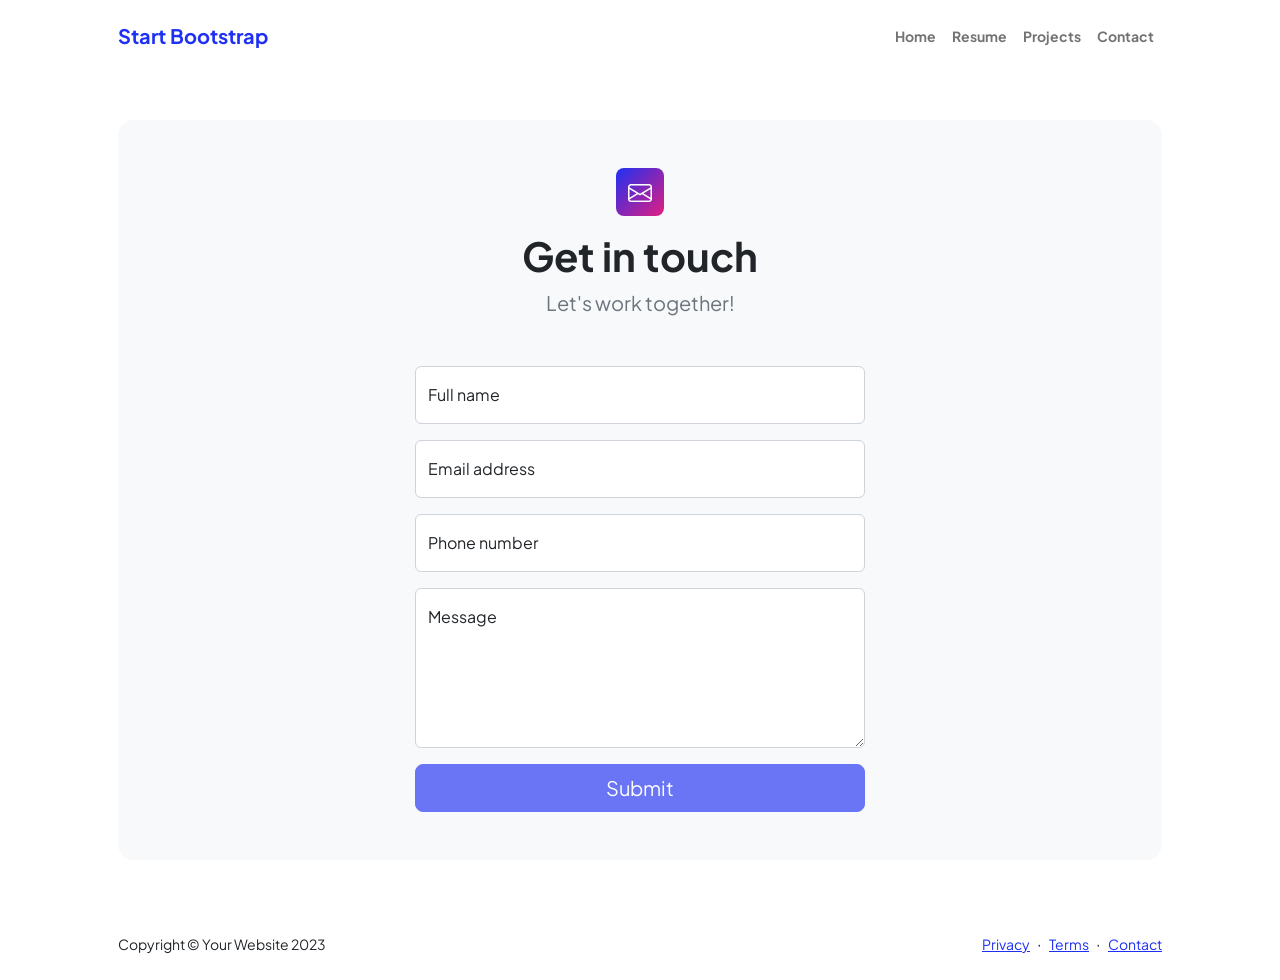
<file: project/project1/contact.html>
<!DOCTYPE html>
<html lang="en">
    <head>
        <meta charset="utf-8" />
        <meta name="viewport" content="width=device-width, initial-scale=1, shrink-to-fit=no" />
        <meta name="description" content />
        <meta name="author" content />
        <title>Modern Business - Start Bootstrap Template</title>
        <!-- Favicon-->
        <link rel="icon" type="image/x-icon" href="assets/favicon.ico" />
        <!-- Custom Google font-->
        <link rel="preconnect" href="https://fonts.googleapis.com" />
        <link rel="preconnect" href="https://fonts.gstatic.com" crossorigin />
        <link href="https://fonts.googleapis.com/css2?family=Plus+Jakarta+Sans:wght@100;200;300;400;500;600;700;800;900&amp;display=swap" rel="stylesheet" />
        <!-- Bootstrap icons-->
        <link href="https://cdn.jsdelivr.net/npm/bootstrap-icons@1.8.1/font/bootstrap-icons.css" rel="stylesheet" />
        <!-- Core theme CSS (includes Bootstrap)-->
        <link href="css/styles.css" rel="stylesheet" />
    </head>
    <body class="d-flex flex-column">
        <main class="flex-shrink-0">
            <!-- Navigation-->
            <nav class="navbar navbar-expand-lg navbar-light bg-white py-3">
                <div class="container px-5">
                    <a class="navbar-brand" href="index.html"><span class="fw-bolder text-primary">Start Bootstrap</span></a>
                    <button class="navbar-toggler" type="button" data-bs-toggle="collapse" data-bs-target="#navbarSupportedContent" aria-controls="navbarSupportedContent" aria-expanded="false" aria-label="Toggle navigation"><span class="navbar-toggler-icon"></span></button>
                    <div class="collapse navbar-collapse" id="navbarSupportedContent">
                        <ul class="navbar-nav ms-auto mb-2 mb-lg-0 small fw-bolder">
                            <li class="nav-item"><a class="nav-link" href="index.html">Home</a></li>
                            <li class="nav-item"><a class="nav-link" href="resume.html">Resume</a></li>
                            <li class="nav-item"><a class="nav-link" href="projects.html">Projects</a></li>
                            <li class="nav-item"><a class="nav-link" href="contact.html">Contact</a></li>
                        </ul>
                    </div>
                </div>
            </nav>
            <!-- Page content-->
            <section class="py-5">
                <div class="container px-5">
                    <!-- Contact form-->
                    <div class="bg-light rounded-4 py-5 px-4 px-md-5">
                        <div class="text-center mb-5">
                            <div class="feature bg-primary bg-gradient-primary-to-secondary text-white rounded-3 mb-3"><i class="bi bi-envelope"></i></div>
                            <h1 class="fw-bolder">Get in touch</h1>
                            <p class="lead fw-normal text-muted mb-0">Let's work together!</p>
                        </div>
                        <div class="row gx-5 justify-content-center">
                            <div class="col-lg-8 col-xl-6">
                                <!-- * * * * * * * * * * * * * * *-->
                                <!-- * * SB Forms Contact Form * *-->
                                <!-- * * * * * * * * * * * * * * *-->
                                <!-- This form is pre-integrated with SB Forms.-->
                                <!-- To make this form functional, sign up at-->
                                <!-- https://startbootstrap.com/solution/contact-forms-->
                                <!-- to get an API token!-->
                                <form id="contactForm" data-sb-form-api-token="API_TOKEN">
                                    <!-- Name input-->
                                    <div class="form-floating mb-3">
                                        <input class="form-control" id="name" type="text" placeholder="Enter your name..." data-sb-validations="required" />
                                        <label for="name">Full name</label>
                                        <div class="invalid-feedback" data-sb-feedback="name:required">A name is required.</div>
                                    </div>
                                    <!-- Email address input-->
                                    <div class="form-floating mb-3">
                                        <input class="form-control" id="email" type="email" placeholder="name@example.com" data-sb-validations="required,email" />
                                        <label for="email">Email address</label>
                                        <div class="invalid-feedback" data-sb-feedback="email:required">An email is required.</div>
                                        <div class="invalid-feedback" data-sb-feedback="email:email">Email is not valid.</div>
                                    </div>
                                    <!-- Phone number input-->
                                    <div class="form-floating mb-3">
                                        <input class="form-control" id="phone" type="tel" placeholder="(123) 456-7890" data-sb-validations="required" />
                                        <label for="phone">Phone number</label>
                                        <div class="invalid-feedback" data-sb-feedback="phone:required">A phone number is required.</div>
                                    </div>
                                    <!-- Message input-->
                                    <div class="form-floating mb-3">
                                        <textarea class="form-control" id="message" type="text" placeholder="Enter your message here..." style="height: 10rem" data-sb-validations="required"></textarea>
                                        <label for="message">Message</label>
                                        <div class="invalid-feedback" data-sb-feedback="message:required">A message is required.</div>
                                    </div>
                                    <!-- Submit success message-->
                                    <!---->
                                    <!-- This is what your users will see when the form-->
                                    <!-- has successfully submitted-->
                                    <div class="d-none" id="submitSuccessMessage">
                                        <div class="text-center mb-3">
                                            <div class="fw-bolder">Form submission successful!</div>
                                            To activate this form, sign up at
                                            <br />
                                            <a href="https://startbootstrap.com/solution/contact-forms">https://startbootstrap.com/solution/contact-forms</a>
                                        </div>
                                    </div>
                                    <!-- Submit error message-->
                                    <!---->
                                    <!-- This is what your users will see when there is-->
                                    <!-- an error submitting the form-->
                                    <div class="d-none" id="submitErrorMessage"><div class="text-center text-danger mb-3">Error sending message!</div></div>
                                    <!-- Submit Button-->
                                    <div class="d-grid"><button class="btn btn-primary btn-lg disabled" id="submitButton" type="submit">Submit</button></div>
                                </form>
                            </div>
                        </div>
                    </div>
                </div>
            </section>
        </main>
        <!-- Footer-->
        <footer class="bg-white py-4 mt-auto">
            <div class="container px-5">
                <div class="row align-items-center justify-content-between flex-column flex-sm-row">
                    <div class="col-auto"><div class="small m-0">Copyright &copy; Your Website 2023</div></div>
                    <div class="col-auto">
                        <a class="small" href="#!">Privacy</a>
                        <span class="mx-1">&middot;</span>
                        <a class="small" href="#!">Terms</a>
                        <span class="mx-1">&middot;</span>
                        <a class="small" href="#!">Contact</a>
                    </div>
                </div>
            </div>
        </footer>
        <!-- Bootstrap core JS-->
        <script src="https://cdn.jsdelivr.net/npm/bootstrap@5.2.3/dist/js/bootstrap.bundle.min.js"></script>
        <!-- Core theme JS-->
        <script src="js/scripts.js"></script>
        <!-- * * * * * * * * * * * * * * * * * * * * * * * * * * * * * * * * * * * * * * * *-->
        <!-- * *                               SB Forms JS                               * *-->
        <!-- * * Activate your form at https://startbootstrap.com/solution/contact-forms * *-->
        <!-- * * * * * * * * * * * * * * * * * * * * * * * * * * * * * * * * * * * * * * * *-->
        <script src="https://cdn.startbootstrap.com/sb-forms-latest.js"></script>
    </body>
</html>
</file>
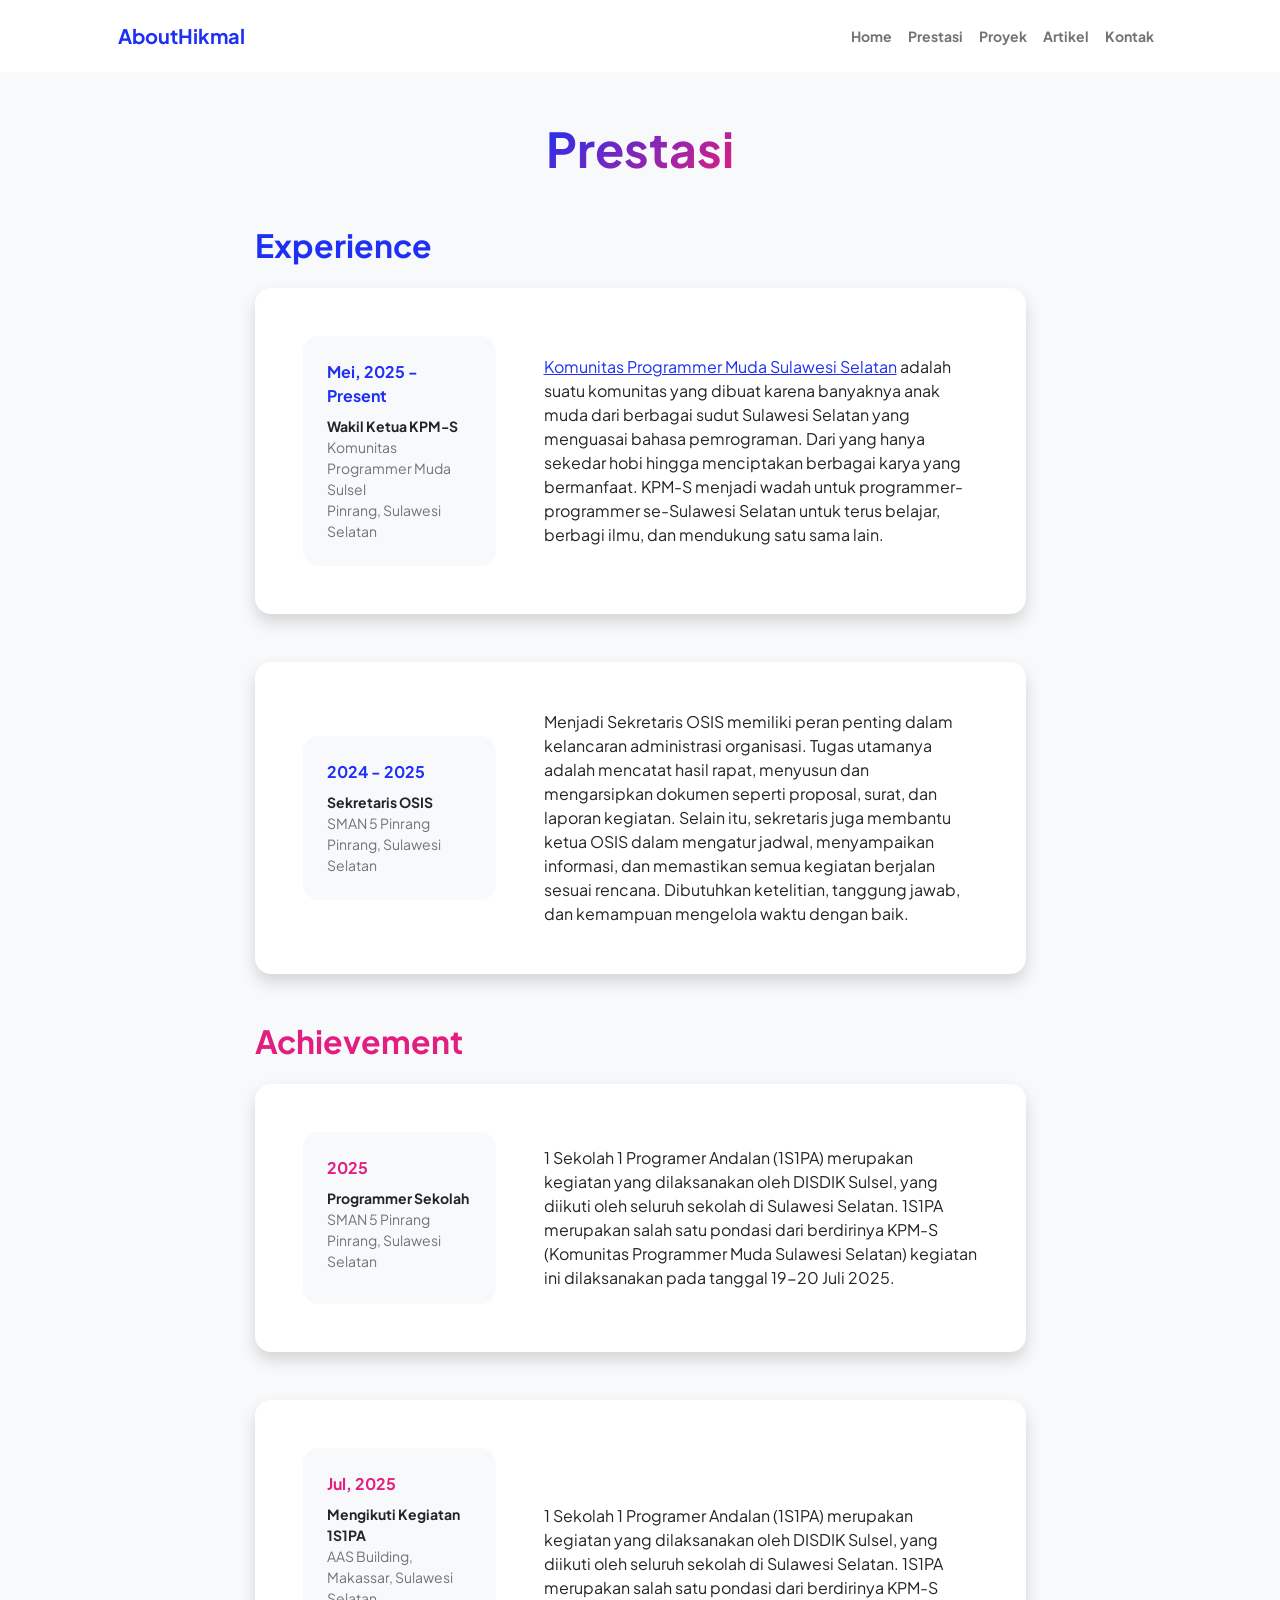
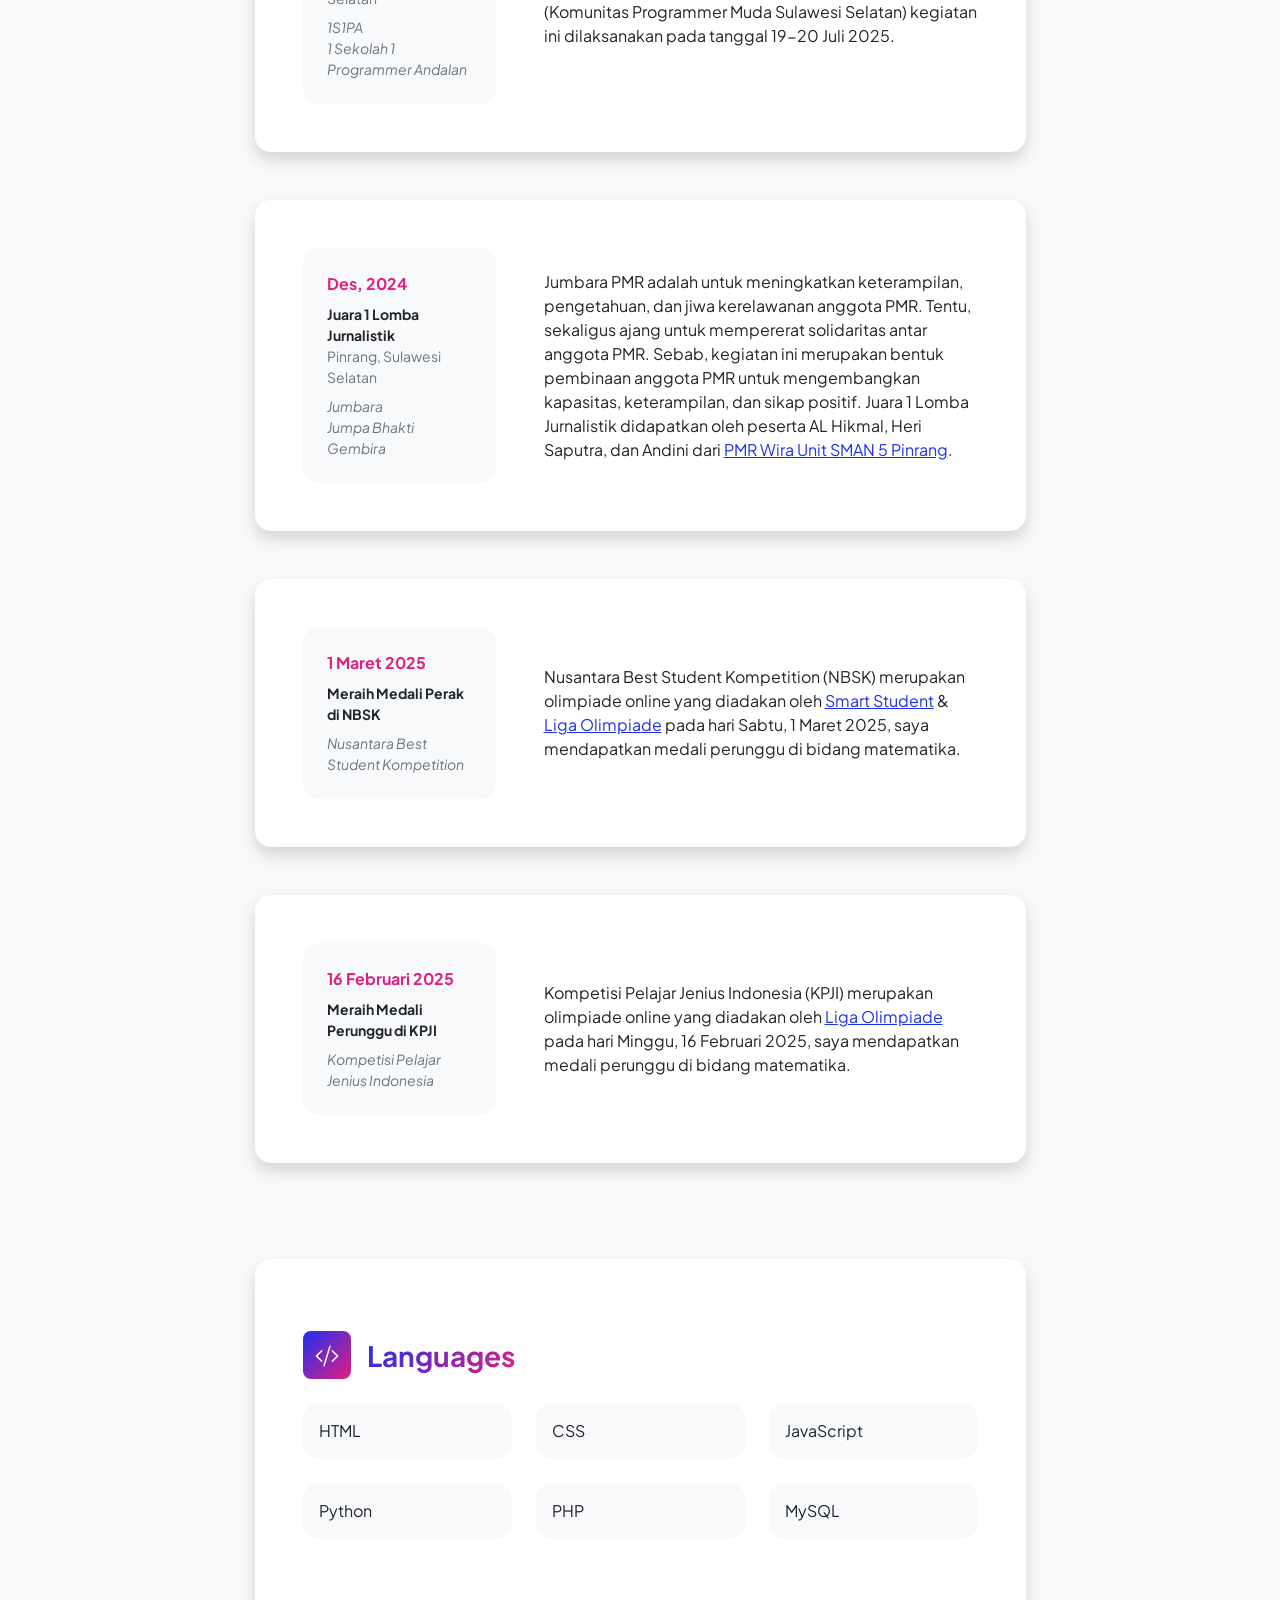
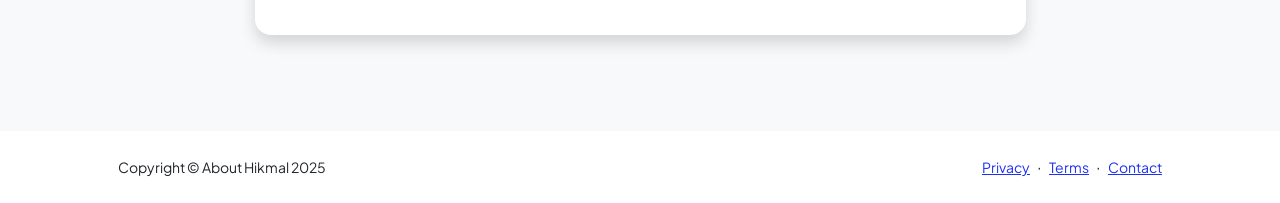
<file: project/project1/resume.html>
<!DOCTYPE html>
<html lang="en">
  <head>
    <meta charset="utf-8" />
    <meta
      name="viewport"
      content="width=device-width, initial-scale=1, shrink-to-fit=no"
    />
    <meta name="description" content="" />
    <meta name="author" content="" />
    <title>Prestasi - AboutHikmal</title>
    <!-- Favicon-->
    <link rel="icon" type="image/x-icon" href="assets/favicon.ico" />
    <!-- Custom Google font-->
    <link rel="preconnect" href="https://fonts.googleapis.com" />
    <link rel="preconnect" href="https://fonts.gstatic.com" crossorigin />
    <link
      href="https://fonts.googleapis.com/css2?family=Plus+Jakarta+Sans:wght@100;200;300;400;500;600;700;800;900&amp;display=swap"
      rel="stylesheet"
    />
    <!-- Bootstrap icons-->
    <link
      href="https://cdn.jsdelivr.net/npm/bootstrap-icons@1.8.1/font/bootstrap-icons.css"
      rel="stylesheet"
    />
    <!-- Core theme CSS (includes Bootstrap)-->
    <link href="css/styles.css" rel="stylesheet" />
  </head>
  <body class="d-flex flex-column h-100 bg-light">
    <main class="flex-shrink-0">
      <!-- Navigation-->
      <nav class="navbar navbar-expand-lg navbar-light bg-white py-3">
        <div class="container px-5">
          <a class="navbar-brand" href="index.html"
            ><span class="fw-bolder text-primary">AboutHikmal</span></a
          >
          <button
            class="navbar-toggler"
            type="button"
            data-bs-toggle="collapse"
            data-bs-target="#navbarSupportedContent"
            aria-controls="navbarSupportedContent"
            aria-expanded="false"
            aria-label="Toggle navigation"
          >
            <span class="navbar-toggler-icon"></span>
          </button>
          <div class="collapse navbar-collapse" id="navbarSupportedContent">
            <ul class="navbar-nav ms-auto mb-2 mb-lg-0 small fw-bolder">
                            <li class="nav-item"><a class="nav-link" href="index.html">Home</a></li>
                            <li class="nav-item"><a class="nav-link" href="resume.html">Prestasi</a></li>
                            <li class="nav-item"><a class="nav-link" href="projects.html">Proyek</a></li>
                            <li class="nav-item"><a class="nav-link" href="artikel.html">Artikel</a></li>
                            <li class="nav-item"><a class="nav-link" href="https://linktr.ee/al_hikmal">Kontak</a></li>
            </ul>
          </div>
        </div>
      </nav>
      <!-- Page Content-->
      <div class="container px-5 my-5">
        <div class="text-center mb-5">
          <h1 class="display-5 fw-bolder mb-0">
            <span class="text-gradient d-inline">Prestasi</span>
          </h1>
        </div>
        <div class="row gx-5 justify-content-center">
          <div class="col-lg-11 col-xl-9 col-xxl-8">
            <!-- Experience Section-->
            <section>
              <div
                class="d-flex align-items-center justify-content-between mb-4"
              >
                <h2 class="text-primary fw-bolder mb-0">Experience</h2>
              </div>
              <!-- Experience Card 1-->
              <div class="card shadow border-0 rounded-4 mb-5">
                <div class="card-body p-5">
                  <div class="row align-items-center gx-5">
                    <div class="col text-center text-lg-start mb-4 mb-lg-0">
                      <div class="bg-light p-4 rounded-4">
                        <div class="text-primary fw-bolder mb-2">
                          Mei, 2025 - Present
                        </div>
                        <div class="small fw-bolder">Wakil Ketua KPM-S</div>
                        <div class="small text-muted">
                          Komunitas Programmer Muda Sulsel
                        </div>
                        <div class="small text-muted">
                          Pinrang, Sulawesi Selatan
                        </div>
                      </div>
                    </div>
                    <div class="col-lg-8">
                      <div>
                        <a
                          href="http://instagram.com/kpm.sulsel_official"
                          target="_blank"
                          >Komunitas Programmer Muda Sulawesi Selatan</a
                        >
                        adalah suatu komunitas yang dibuat karena banyaknya anak
                        muda dari berbagai sudut Sulawesi Selatan yang menguasai
                        bahasa pemrograman. Dari yang hanya sekedar hobi hingga
                        menciptakan berbagai karya yang bermanfaat. KPM-S
                        menjadi wadah untuk programmer-programmer se-Sulawesi
                        Selatan untuk terus belajar, berbagi ilmu, dan mendukung
                        satu sama lain.
                      </div>
                    </div>
                  </div>
                </div>
              </div>
              <!-- Experience Card 2-->
              <div class="card shadow border-0 rounded-4 mb-5">
                <div class="card-body p-5">
                  <div class="row align-items-center gx-5">
                    <div class="col text-center text-lg-start mb-4 mb-lg-0">
                      <div class="bg-light p-4 rounded-4">
                        <div class="text-primary fw-bolder mb-2">
                          2024 - 2025
                        </div>
                        <div class="small fw-bolder">Sekretaris OSIS</div>
                        <div class="small text-muted">SMAN 5 Pinrang</div>
                        <div class="small text-muted">
                          Pinrang, Sulawesi Selatan
                        </div>
                      </div>
                    </div>
                    <div class="col-lg-8">
                      <div>
                        Menjadi Sekretaris OSIS memiliki peran penting dalam
                        kelancaran administrasi organisasi. Tugas utamanya
                        adalah mencatat hasil rapat, menyusun dan mengarsipkan
                        dokumen seperti proposal, surat, dan laporan kegiatan.
                        Selain itu, sekretaris juga membantu ketua OSIS dalam
                        mengatur jadwal, menyampaikan informasi, dan memastikan
                        semua kegiatan berjalan sesuai rencana. Dibutuhkan
                        ketelitian, tanggung jawab, dan kemampuan mengelola
                        waktu dengan baik.
                      </div>
                    </div>
                  </div>
                </div>
              </div>
            </section>
            <!-- Education Section-->
            <section>
              <h2 class="text-secondary fw-bolder mb-4">Achievement</h2>
              <!-- Education Card 1-->
              <div class="card shadow border-0 rounded-4 mb-5">
                <div class="card-body p-5">
                  <div class="row align-items-center gx-5">
                    <div class="col text-center text-lg-start mb-4 mb-lg-0">
                      <div class="bg-light p-4 rounded-4">
                        <div class="text-secondary fw-bolder mb-2">
                          2025
                        </div>
                        <div class="mb-2">
                          <div class="small fw-bolder">
                            Programmer Sekolah
                          </div>
                          <div class="small text-muted">
                            SMAN 5 Pinrang
                          </div>
                          <div class="small text-muted">
                            Pinrang, Sulawesi Selatan
                          </div>
                        </div>
                      </div>
                    </div>
                    <div class="col-lg-8">
                      <div>
                        1 Sekolah 1 Programer Andalan (1S1PA) merupakan kegiatan yang dilaksanakan oleh DISDIK Sulsel, yang diikuti oleh seluruh sekolah di Sulawesi Selatan. 1S1PA merupakan salah satu pondasi dari berdirinya KPM-S (Komunitas Programmer Muda Sulawesi Selatan) kegiatan ini dilaksanakan pada tanggal 19-20 Juli 2025. 
                      </div>
                    </div>
                  </div>
                </div>
              </div>
              <!-- Education Card 1-->
              <div class="card shadow border-0 rounded-4 mb-5">
                <div class="card-body p-5">
                  <div class="row align-items-center gx-5">
                    <div class="col text-center text-lg-start mb-4 mb-lg-0">
                      <div class="bg-light p-4 rounded-4">
                        <div class="text-secondary fw-bolder mb-2">
                          Jul, 2025
                        </div>
                        <div class="mb-2">
                          <div class="small fw-bolder">
                            Mengikuti Kegiatan 1S1PA
                          </div>
                          <div class="small text-muted">
                            AAS Building, Makassar, Sulawesi Selatan
                          </div>
                        </div>
                        <div class="fst-italic">
                          <div class="small text-muted">1S1PA</div>
                          <div class="small text-muted">
                            1 Sekolah 1 Programmer Andalan
                          </div>
                        </div>
                      </div>
                    </div>
                    <div class="col-lg-8">
                      <div>
                        1 Sekolah 1 Programer Andalan (1S1PA) merupakan kegiatan yang dilaksanakan oleh DISDIK Sulsel, yang diikuti oleh seluruh sekolah di Sulawesi Selatan. 1S1PA merupakan salah satu pondasi dari berdirinya KPM-S (Komunitas Programmer Muda Sulawesi Selatan) kegiatan ini dilaksanakan pada tanggal 19-20 Juli 2025. 
                      </div>
                    </div>
                  </div>
                </div>
              </div>
              <!-- Education Card 1-->
              <div class="card shadow border-0 rounded-4 mb-5">
                <div class="card-body p-5">
                  <div class="row align-items-center gx-5">
                    <div class="col text-center text-lg-start mb-4 mb-lg-0">
                      <div class="bg-light p-4 rounded-4">
                        <div class="text-secondary fw-bolder mb-2">
                          Des, 2024
                        </div>
                        <div class="mb-2">
                          <div class="small fw-bolder">
                            Juara 1 Lomba Jurnalistik
                          </div>
                          <div class="small text-muted">
                            Pinrang, Sulawesi Selatan
                          </div>
                        </div>
                        <div class="fst-italic">
                          <div class="small text-muted">Jumbara</div>
                          <div class="small text-muted">
                            Jumpa Bhakti Gembira
                          </div>
                        </div>
                      </div>
                    </div>
                    <div class="col-lg-8">
                      <div>
                        Jumbara PMR adalah untuk meningkatkan keterampilan,
                        pengetahuan, dan jiwa kerelawanan anggota PMR. Tentu,
                        sekaligus ajang untuk mempererat solidaritas antar
                        anggota PMR. Sebab, kegiatan ini merupakan bentuk
                        pembinaan anggota PMR untuk mengembangkan kapasitas,
                        keterampilan, dan sikap positif. Juara 1 Lomba
                        Jurnalistik didapatkan oleh peserta AL Hikmal, Heri
                        Saputra, dan Andini dari
                        <a
                          href="http://instagram.com/pmrwira.smanli"
                          target="_blank"
                          >PMR Wira Unit SMAN 5 Pinrang</a
                        >.
                      </div>
                    </div>
                  </div>
                </div>
              </div>
              <!-- Education Card 2-->
              <div class="card shadow border-0 rounded-4 mb-5">
                <div class="card-body p-5">
                  <div class="row align-items-center gx-5">
                    <div class="col text-center text-lg-start mb-4 mb-lg-0">
                      <div class="bg-light p-4 rounded-4">
                        <div class="text-secondary fw-bolder mb-2">
                          1 Maret 2025
                        </div>
                        <div class="mb-2">
                          <div class="small fw-bolder">
                            Meraih Medali Perak di NBSK
                          </div>
                        </div>
                        <div class="fst-italic">
                          <div class="small text-muted">
                            Nusantara Best Student Kompetition
                          </div>
                        </div>
                      </div>
                    </div>
                    <div class="col-lg-8">
                      <div>
                        Nusantara Best Student Kompetition (NBSK) merupakan
                        olimpiade online yang diadakan oleh
                        <a
                          href="http://instagram.com/smartstudent.ind"
                          target="_blank"
                          >Smart Student</a
                        >
                        &
                        <a
                          href="http://instagram.com/ligaolimpiade"
                          target="_blank"
                          >Liga Olimpiade</a
                        >
                        pada hari Sabtu, 1 Maret 2025, saya mendapatkan medali
                        perunggu di bidang matematika.
                      </div>
                    </div>
                  </div>
                </div>
              </div>
              <div class="card shadow border-0 rounded-4 mb-5">
                <div class="card-body p-5">
                  <div class="row align-items-center gx-5">
                    <div class="col text-center text-lg-start mb-4 mb-lg-0">
                      <div class="bg-light p-4 rounded-4">
                        <div class="text-secondary fw-bolder mb-2">
                          16 Februari 2025
                        </div>
                        <div class="mb-2">
                          <div class="small fw-bolder">
                            Meraih Medali Perunggu di KPJI
                          </div>
                        </div>
                        <div class="fst-italic">
                          <div class="small text-muted">
                            Kompetisi Pelajar Jenius Indonesia
                          </div>
                        </div>
                      </div>
                    </div>
                    <div class="col-lg-8">
                      <div>
                        Kompetisi Pelajar Jenius Indonesia (KPJI) merupakan
                        olimpiade online yang diadakan oleh
                        <a
                          href="http://instagram.com/ligaolimpiade"
                          target="_blank"
                          >Liga Olimpiade</a
                        >
                        pada hari Minggu, 16 Februari 2025, saya mendapatkan
                        medali perunggu di bidang matematika.
                      </div>
                    </div>
                  </div>
                </div>
              </div>
            </section>
            <!-- Divider-->
            <div class="pb-5"></div>
            <!-- Skills Section-->
            <section>
              <!-- Skillset Card-->
              <div class="card shadow border-0 rounded-4 mb-5">
                <div class="card-body p-5">
                  <!-- Professional skills list-->
                  <div class="mb-5">
                    <div class="d-flex align-items-center mb-4">
                      </div>
                      
                  <!-- Languages list-->
                  <div class="mb-0">
                    <div class="d-flex align-items-center mb-4">
                      <div
                        class="feature bg-primary bg-gradient-primary-to-secondary text-white rounded-3 me-3"
                      >
                        <i class="bi bi-code-slash"></i>
                      </div>
                      <h3 class="fw-bolder mb-0">
                        <span class="text-gradient d-inline">Languages</span>
                      </h3>
                    </div>
                    <div class="row row-cols-1 row-cols-md-3 mb-4">
                      <div class="col mb-4 mb-md-0">
                        <div
                          class="d-flex align-items-center bg-light rounded-4 p-3 h-100"
                        >
                          HTML
                        </div>
                      </div>
                      <div class="col mb-4 mb-md-0">
                        <div
                          class="d-flex align-items-center bg-light rounded-4 p-3 h-100"
                        >
                          CSS
                        </div>
                      </div>
                      <div class="col">
                        <div
                          class="d-flex align-items-center bg-light rounded-4 p-3 h-100"
                        >
                          JavaScript
                        </div>
                      </div>
                    </div>
                    <div class="row row-cols-1 row-cols-md-3">
                      <div class="col mb-4 mb-md-0">
                        <div
                          class="d-flex align-items-center bg-light rounded-4 p-3 h-100"
                        >
                          Python
                        </div>
                      </div>
                      <div class="col mb-4 mb-md-0">
                        <div
                          class="d-flex align-items-center bg-light rounded-4 p-3 h-100"
                        >
                          PHP
                        </div>
                      </div>
                      <div class="col">
                        <div
                          class="d-flex align-items-center bg-light rounded-4 p-3 h-100"
                        >
                          MySQL
                        </div>
                      </div>
                    </div>
                  </div>
                </div>
              </div>
            </section>
          </div>
        </div>
      </div>
    </main>
    <!-- Footer-->
    <footer class="bg-white py-4 mt-auto">
      <div class="container px-5">
        <div
          class="row align-items-center justify-content-between flex-column flex-sm-row"
        >
          <div class="col-auto">
            <div class="small m-0">Copyright &copy; About Hikmal 2025</div>
          </div>
          <div class="col-auto">
            <a class="small" href="#!">Privacy</a>
            <span class="mx-1">&middot;</span>
            <a class="small" href="#!">Terms</a>
            <span class="mx-1">&middot;</span>
            <a class="small" href="#!">Contact</a>
          </div>
        </div>
      </div>
    </footer>
    <!-- Bootstrap core JS-->
    <script src="https://cdn.jsdelivr.net/npm/bootstrap@5.2.3/dist/js/bootstrap.bundle.min.js"></script>
    <!-- Core theme JS-->
    <script src="js/scripts.js"></script>
  </body>
</html>
</file>
<file: style.css>
:root {
    --bg: #060810;
    --surface: #0d1117;
    --card: #111827;
    --accent: #7c6af7;
    --accent2: #22d3ee;
    --accent3: #f472b6;
    --text: #e2e8f0;
    --muted: #64748b;
    --border: rgba(255,255,255,0.07);
  }

  *, *::before, *::after { box-sizing: border-box; margin: 0; padding: 0; }

  html { scroll-behavior: smooth; }

  body {
    background: var(--bg);
    color: var(--text);
    font-family: 'DM Sans', 'Poppins', sans-serif;
    overflow-x: hidden;
    cursor: none;
  }

  /* Custom cursor */
  .cursor {
    width: 12px; height: 12px;
    background: var(--accent);
    border-radius: 50%;
    position: fixed; pointer-events: none; z-index: 9999;
    transform: translate(-50%, -50%);
    transition: transform 0.1s, width 0.2s, height 0.2s, background 0.2s;
    mix-blend-mode: screen;
  }
  .cursor-ring {
    width: 36px; height: 36px;
    border: 1.5px solid rgba(124,106,247,0.5);
    border-radius: 50%;
    position: fixed; pointer-events: none; z-index: 9998;
    transform: translate(-50%, -50%);
    transition: left 0.12s ease, top 0.12s ease, width 0.2s, height 0.2s;
  }

  /* Background ambient */
  .ambient {
    position: fixed; inset: 0; z-index: 0; pointer-events: none;
    overflow: hidden;
  }
  .ambient::before {
    content: '';
    position: absolute;
    top: -20%; left: -10%;
    width: 60%; height: 60%;
    background: radial-gradient(ellipse, rgba(124,106,247,0.12) 0%, transparent 70%);
    animation: drift1 12s ease-in-out infinite alternate;
  }
  .ambient::after {
    content: '';
    position: absolute;
    bottom: -10%; right: -10%;
    width: 50%; height: 50%;
    background: radial-gradient(ellipse, rgba(34,211,238,0.09) 0%, transparent 70%);
    animation: drift2 15s ease-in-out infinite alternate;
  }
  @keyframes drift1 { from { transform: translate(0,0); } to { transform: translate(40px, 30px); } }
  @keyframes drift2 { from { transform: translate(0,0); } to { transform: translate(-30px, -40px); } }

  /* NAV */
  nav {
    position: fixed; top: 0; left: 0; right: 0; z-index: 100;
    display: flex; align-items: center; justify-content: space-between;
    padding: 22px 48px;
    background: rgba(6,8,16,0.7);
    backdrop-filter: blur(18px);
    border-bottom: 1px solid var(--border);
    animation: slideDown 0.7s ease both;
  }
  @keyframes slideDown { from { opacity:0; transform:translateY(-20px); } to { opacity:1; transform:none; } }

  .logo {
    font-family: 'Syne', sans-serif;
    font-weight: 800; font-size: 1.3rem;
    background: linear-gradient(135deg, #fff 30%, var(--accent));
    -webkit-background-clip: text; -webkit-text-fill-color: transparent;
    letter-spacing: -0.02em;
  }

  .nav-links {
    display: flex; gap: 32px; list-style: none;
  }
  .nav-links a {
    color: var(--muted); text-decoration: none;
    font-size: 0.875rem; font-weight: 500; letter-spacing: 0.02em;
    transition: color 0.2s;
    position: relative;
  }
  .nav-links a::after {
    content: ''; position: absolute; bottom: -4px; left: 0; right: 0;
    height: 1px; background: var(--accent);
    transform: scaleX(0); transition: transform 0.2s;
  }
  .nav-links a:hover { color: #fff; }
  .nav-links a:hover::after { transform: scaleX(1); }

  .nav-actions {
    display: flex; align-items: center; gap: 16px;
  }
  .btn-outline {
    padding: 8px 20px; border: 1px solid var(--border);
    border-radius: 100px; font-size: 0.8rem; color: var(--muted);
    background: transparent; cursor: none; transition: all 0.2s;
    font-family: 'DM Sans', sans-serif;
  }
  .btn-outline:hover { border-color: var(--accent); color: #fff; background: rgba(124,106,247,0.08); }

  /* HERO */
  .hero {
    position: relative; z-index: 1;
    min-height: 100vh;
    display: grid; grid-template-columns: 1fr 1fr;
    align-items: center;
    padding: 120px 48px 80px;
    gap: 60px;
  }

  .hero-left { animation: fadeUp 0.9s 0.2s ease both; }
  @keyframes fadeUp { from { opacity:0; transform:translateY(30px); } to { opacity:1; transform:none; } }

  .tag {
    display: inline-flex; align-items: center; gap: 8px;
    padding: 6px 14px; border-radius: 100px;
    border: 1px solid rgba(124,106,247,0.3);
    background: rgba(124,106,247,0.08);
    font-size: 0.75rem; color: var(--accent);
    letter-spacing: 0.08em; text-transform: uppercase;
    margin-bottom: 28px;
  }
  .tag-dot { width: 6px; height: 6px; border-radius: 50%; background: var(--accent); animation: pulse 2s infinite; }
  @keyframes pulse { 0%,100% { opacity:1; } 50% { opacity:0.3; } }

  .greeting { font-size: 0.9rem; color: var(--muted); margin-bottom: 8px; font-weight: 300; letter-spacing: 0.04em; }

  h1 {
    font-family: 'Syne', sans-serif;
    font-size: clamp(2.4rem, 5vw, 3.8rem);
    font-weight: 800; line-height: 1.05;
    letter-spacing: -0.03em;
    margin-bottom: 16px;
    color: #fff;
  }

  .role-line {
    display: flex; align-items: center; gap: 12px;
    margin-bottom: 28px;
  }
  .role {
    font-size: 1rem; font-weight: 500;
    background: linear-gradient(90deg, var(--accent), var(--accent2));
    -webkit-background-clip: text; -webkit-text-fill-color: transparent;
  }
  .role-sep { width: 24px; height: 1px; background: var(--muted); }

  .bio {
    font-size: 0.95rem; color: var(--muted); line-height: 1.8;
    max-width: 420px; margin-bottom: 40px;
    font-weight: 300;
  }

  .hero-actions { display: flex; gap: 14px; align-items: center; flex-wrap: wrap; }

  .btn-primary {
    padding: 13px 28px; border-radius: 100px;
    background: linear-gradient(135deg, var(--accent), #9d8df5);
    color: #fff; font-weight: 600; font-size: 0.9rem;
    border: none; cursor: none; text-decoration: none;
    display: inline-flex; align-items: center; gap: 8px;
    transition: transform 0.2s, box-shadow 0.2s;
    box-shadow: 0 0 30px rgba(124,106,247,0.3);
    font-family: 'DM Sans', sans-serif;
  }
  .btn-primary:hover { transform: translateY(-2px); box-shadow: 0 8px 40px rgba(124,106,247,0.45); }

  .btn-ghost {
    padding: 13px 28px; border-radius: 100px;
    border: 1px solid var(--border); background: transparent;
    color: var(--text); font-weight: 500; font-size: 0.9rem;
    cursor: none; text-decoration: none;
    display: inline-flex; align-items: center; gap: 8px;
    transition: all 0.2s;
    font-family: 'DM Sans', sans-serif;
  }
  .btn-ghost:hover { border-color: var(--accent); color: var(--accent); background: rgba(124,106,247,0.06); }

  .socials { display: flex; gap: 12px; margin-top: 36px; }
  .social-icon {
    width: 38px; height: 38px; border-radius: 10px;
    border: 1px solid var(--border);
    background: var(--card);
    display: flex; align-items: center; justify-content: center;
    color: var(--muted); transition: all 0.2s; cursor: none;
    font-size: 0.85rem;
  }
  .social-icon:hover { border-color: var(--accent); color: var(--accent); transform: translateY(-3px); }

  /* HERO RIGHT – profile card */
  .hero-right {
    display: flex; justify-content: center; align-items: center;
    animation: fadeUp 0.9s 0.4s ease both;
  }

  .profile-card {
    position: relative;
    width: 320px;
  }

  .card-glow {
    position: absolute; inset: -2px;
    border-radius: 24px;
    background: linear-gradient(135deg, var(--accent), transparent, var(--accent2));
    opacity: 0.5;
    z-index: 0;
    filter: blur(1px);
  }

  .card-inner {
    position: relative; z-index: 1;
    background: var(--card);
    border-radius: 22px;
    overflow: hidden;
    border: 1px solid var(--border);
  }

  .card-photo {
    width: 100%; height: 300px;
    background: linear-gradient(160deg, #1e2536, #0d1117);
    display: flex; align-items: center; justify-content: center;
    overflow: hidden;
    position: relative;
  }

  /* placeholder avatar */
  .avatar-placeholder {
    width: 120px; height: 120px; border-radius: 50%;
    background: linear-gradient(135deg, var(--accent), var(--accent2));
    display: flex; align-items: center; justify-content: center;
    font-family: 'Syne', sans-serif; font-size: 2.5rem; font-weight: 800;
    color: #fff;
  }

  .card-body { padding: 20px; }

  .card-name {
    font-family: 'Syne', sans-serif; font-weight: 700; font-size: 1.1rem;
    color: #fff; margin-bottom: 4px;
  }
  .card-title { font-size: 0.8rem; color: var(--muted); margin-bottom: 14px; }

  .card-status {
    display: flex; align-items: center; gap: 8px;
    font-size: 0.75rem; color: #4ade80; margin-bottom: 14px;
  }
  .status-dot { width: 7px; height: 7px; border-radius: 50%; background: #4ade80; animation: pulse 2s infinite; }

  .card-btn {
    width: 100%; padding: 10px;
    background: linear-gradient(135deg, var(--accent), #9d8df5);
    border: none; border-radius: 10px;
    color: #fff; font-weight: 600; font-size: 0.85rem;
    cursor: none; font-family: 'DM Sans', sans-serif;
    transition: opacity 0.2s;
  }
  .card-btn:hover { opacity: 0.85; }

  /* floating tags */
  .float-tag {
    position: absolute;
    padding: 8px 14px; border-radius: 100px;
    background: rgba(13,17,23,0.85); border: 1px solid var(--border);
    backdrop-filter: blur(10px);
    font-size: 0.75rem; color: var(--text); font-weight: 500;
    display: flex; align-items: center; gap: 6px;
    animation: floatAnim 4s ease-in-out infinite;
    white-space: nowrap;
  }
  .float-tag-1 { top: 20px; right: -40px; animation-delay: 0s; }
  .float-tag-2 { bottom: 80px; left: -50px; animation-delay: 2s; }
  @keyframes floatAnim { 0%,100% { transform: translateY(0); } 50% { transform: translateY(-8px); } }

  /* SECTIONS */
  section { position: relative; z-index: 1; padding: 80px 48px; }

  .section-label {
    font-size: 0.7rem; color: var(--accent); letter-spacing: 0.12em;
    text-transform: uppercase; font-weight: 600; margin-bottom: 12px;
  }
  .section-title {
    font-family: 'Syne', sans-serif; font-size: clamp(1.8rem, 3vw, 2.6rem);
    font-weight: 800; color: #fff; letter-spacing: -0.02em; margin-bottom: 48px;
  }
  .section-title span { 
    background: linear-gradient(90deg, var(--accent), var(--accent2));
    -webkit-background-clip: text; -webkit-text-fill-color: transparent;
  }

  /* ABOUT */
  .about-grid {
    display: grid; grid-template-columns: 1fr 1fr; gap: 48px; align-items: center;
  }
  .about-text p { color: var(--muted); line-height: 1.9; font-size: 0.95rem; font-weight: 300; margin-bottom: 16px; }

  .stats-grid { display: grid; grid-template-columns: 1fr 1fr; gap: 16px; margin-top: 32px; }
  .stat-card {
    background: var(--card); border: 1px solid var(--border);
    border-radius: 16px; padding: 20px;
    transition: border-color 0.2s;
  }
  .stat-card:hover { border-color: rgba(124,106,247,0.4); }
  .stat-num { font-family: 'Syne', sans-serif; font-size: 2rem; font-weight: 800; color: #fff; }
  .stat-num span { color: var(--accent); }
  .stat-label { font-size: 0.8rem; color: var(--muted); margin-top: 4px; }

  .skills-list { display: flex; flex-wrap: wrap; gap: 10px; margin-top: 24px; }
  .skill-chip {
    padding: 8px 16px; border-radius: 100px;
    border: 1px solid var(--border); background: var(--card);
    font-size: 0.8rem; color: var(--muted);
    transition: all 0.2s;
  }
  .skill-chip:hover { border-color: var(--accent); color: var(--accent); }

  /* PROJECTS */
  .projects-grid { display: grid; grid-template-columns: repeat(3, 1fr); gap: 20px; }

  .project-card {
    background: var(--card); border: 1px solid var(--border);
    border-radius: 20px; overflow: hidden;
    transition: transform 0.3s, border-color 0.3s;
    cursor: none;
  }
  .project-card:hover { transform: translateY(-6px); border-color: rgba(124,106,247,0.4); }

  .project-thumb {
    height: 180px;
    display: flex; align-items: center; justify-content: center;
    font-size: 3rem; position: relative; overflow: hidden;
  }
  .project-thumb::after {
    content: ''; position: absolute; inset: 0;
    background: linear-gradient(to bottom, transparent 50%, rgba(0,0,0,0.5));
  }

  .p1 { background: linear-gradient(135deg, #1e1b4b, #312e81); }
  .p2 { background: linear-gradient(135deg, #064e3b, #065f46); }
  .p3 { background: linear-gradient(135deg, #4c0519, #881337); }

  .project-info { padding: 20px; }
  .project-tag {
    font-size: 0.7rem; color: var(--accent); text-transform: uppercase;
    letter-spacing: 0.1em; font-weight: 600; margin-bottom: 8px;
  }
  .project-name { font-family: 'Syne', sans-serif; font-weight: 700; font-size: 1.05rem; color: #fff; margin-bottom: 8px; }
  .project-desc { font-size: 0.82rem; color: var(--muted); line-height: 1.7; margin-bottom: 16px; }
  .project-link {
    font-size: 0.8rem; color: var(--accent); text-decoration: none; font-weight: 600;
    display: flex; align-items: center; gap: 6px; transition: gap 0.2s;
  }
  .project-link:hover { gap: 10px; }

  /* CONTACT */
  .contact-wrap {
    max-width: 600px; margin: 0 auto; text-align: center;
  }
  .contact-wrap .section-title { margin-bottom: 16px; }
  .contact-wrap p { color: var(--muted); margin-bottom: 36px; font-size: 0.95rem; line-height: 1.8; font-weight: 300; }

  .contact-card {
    background: var(--card); border: 1px solid var(--border);
    border-radius: 24px; padding: 40px;
  }
  .contact-field { margin-bottom: 16px; }
  .contact-field input, .contact-field textarea {
    width: 100%; padding: 14px 18px;
    background: rgba(255,255,255,0.04);
    border: 1px solid var(--border); border-radius: 12px;
    color: var(--text); font-family: 'DM Sans', sans-serif; font-size: 0.9rem;
    outline: none; transition: border-color 0.2s; resize: none;
  }
  .contact-field input:focus, .contact-field textarea:focus { border-color: var(--accent); }
  .contact-field input::placeholder, .contact-field textarea::placeholder { color: var(--muted); }
  .contact-field textarea { height: 120px; }
  .btn-send {
    width: 100%; padding: 14px;
    background: linear-gradient(135deg, var(--accent), #9d8df5);
    border: none; border-radius: 12px; color: #fff;
    font-weight: 600; font-size: 0.95rem; cursor: none;
    font-family: 'DM Sans', sans-serif; transition: opacity 0.2s;
  }
  .btn-send:hover { opacity: 0.85; }

  /* FOOTER */
  footer {
    position: relative; z-index: 1;
    text-align: center; padding: 32px;
    border-top: 1px solid var(--border);
    color: var(--muted); font-size: 0.8rem;
  }

  /* Scroll reveal */
  .reveal { opacity: 0; transform: translateY(24px); transition: opacity 0.7s, transform 0.7s; }
  .reveal.visible { opacity: 1; transform: none; }

  @media (max-width: 768px) {
    nav { padding: 18px 24px; }
    .nav-links { display: none; }
    .hero { grid-template-columns: 1fr; padding: 100px 24px 60px; text-align: center; }
    .hero-right { display: none; }
    .hero-actions { justify-content: center; }
    .socials { justify-content: center; }
    .role-line { justify-content: center; }
    section { padding: 60px 24px; }
    .about-grid { grid-template-columns: 1fr; }
    .projects-grid { grid-template-columns: 1fr; }
  }
</file>
